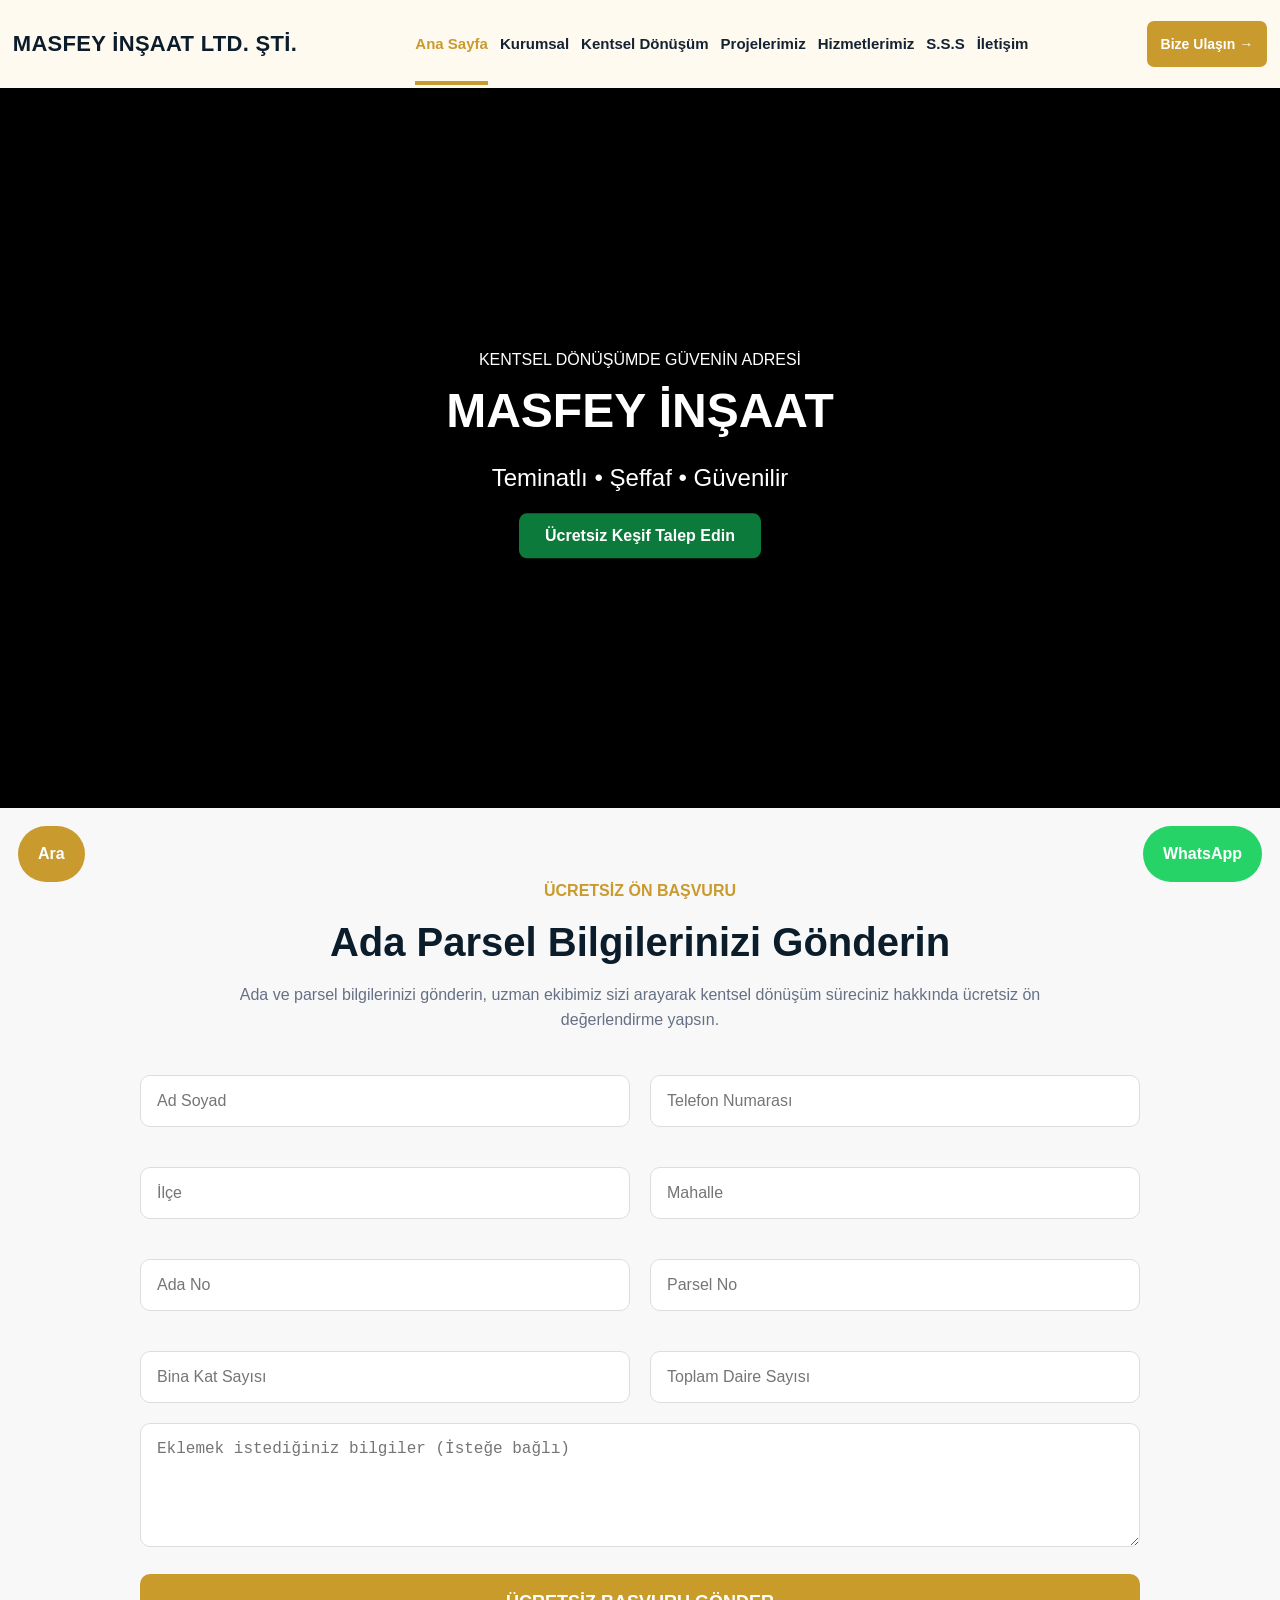
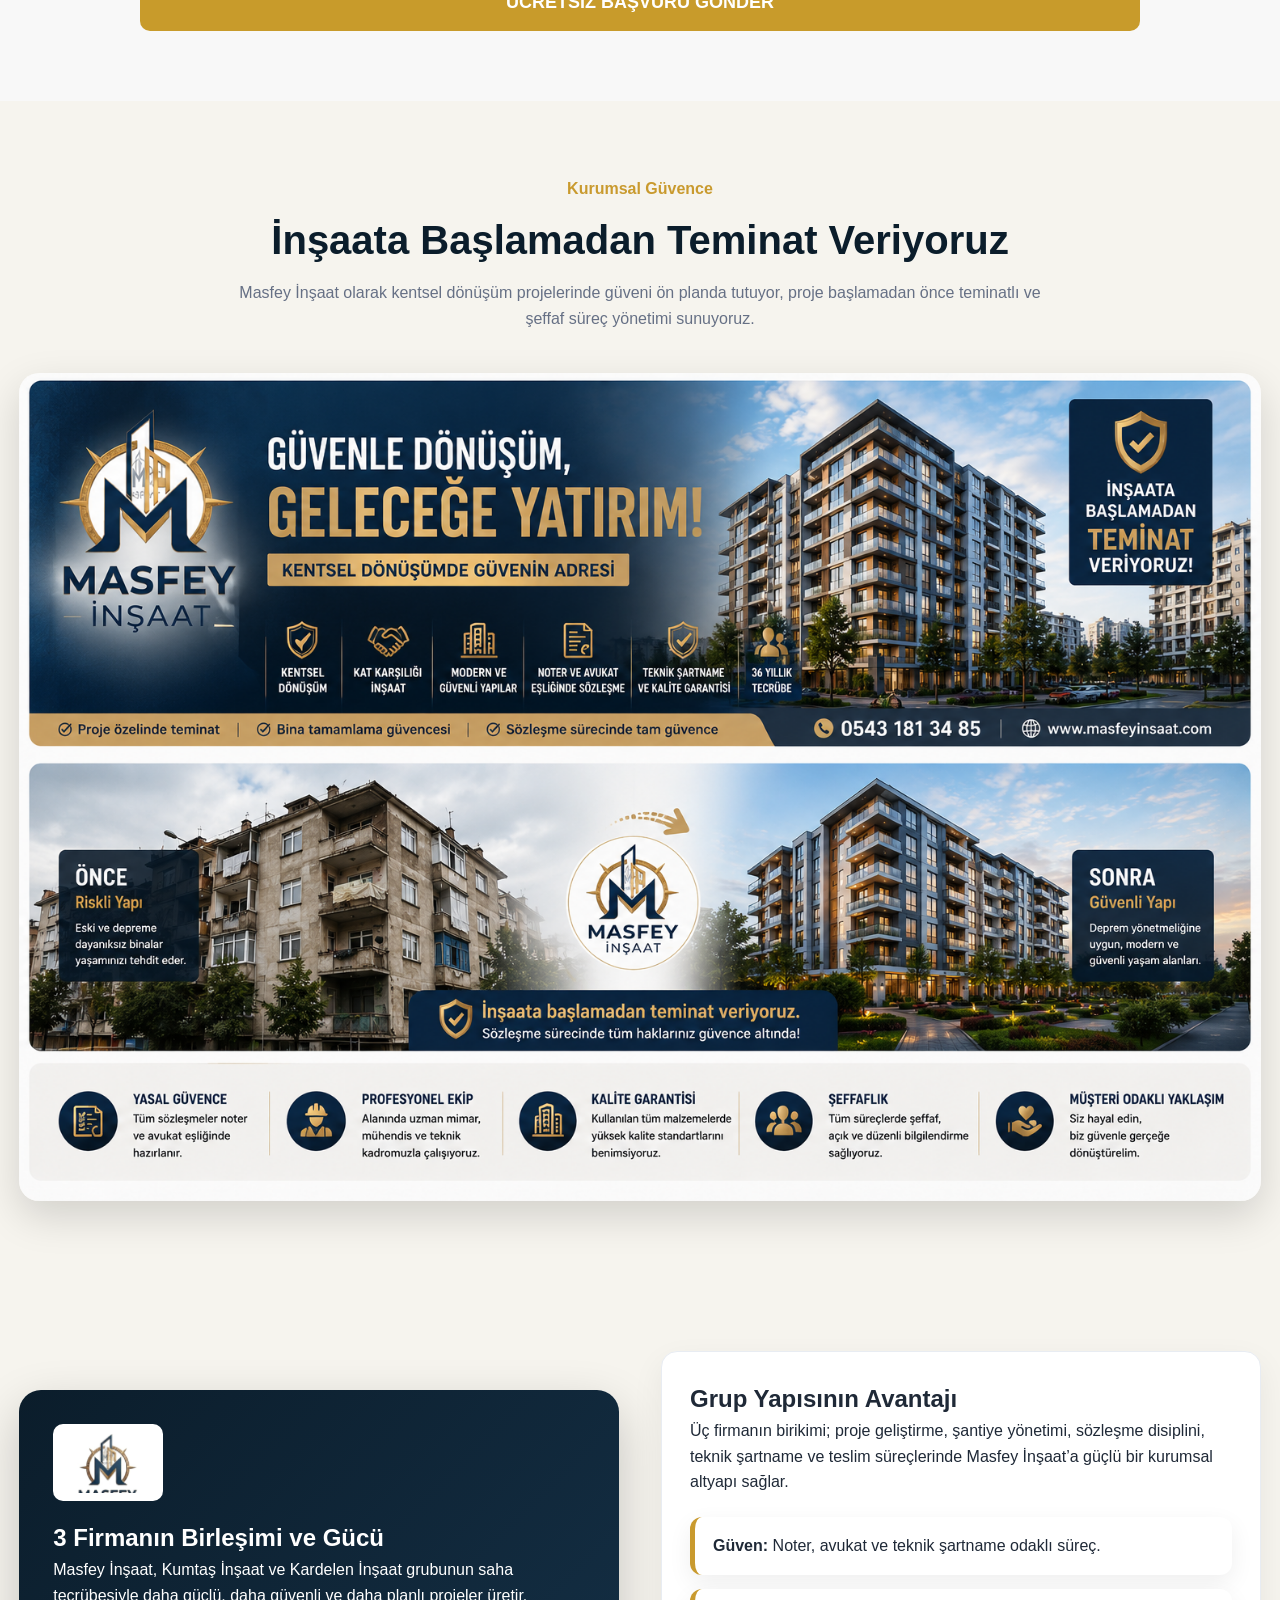
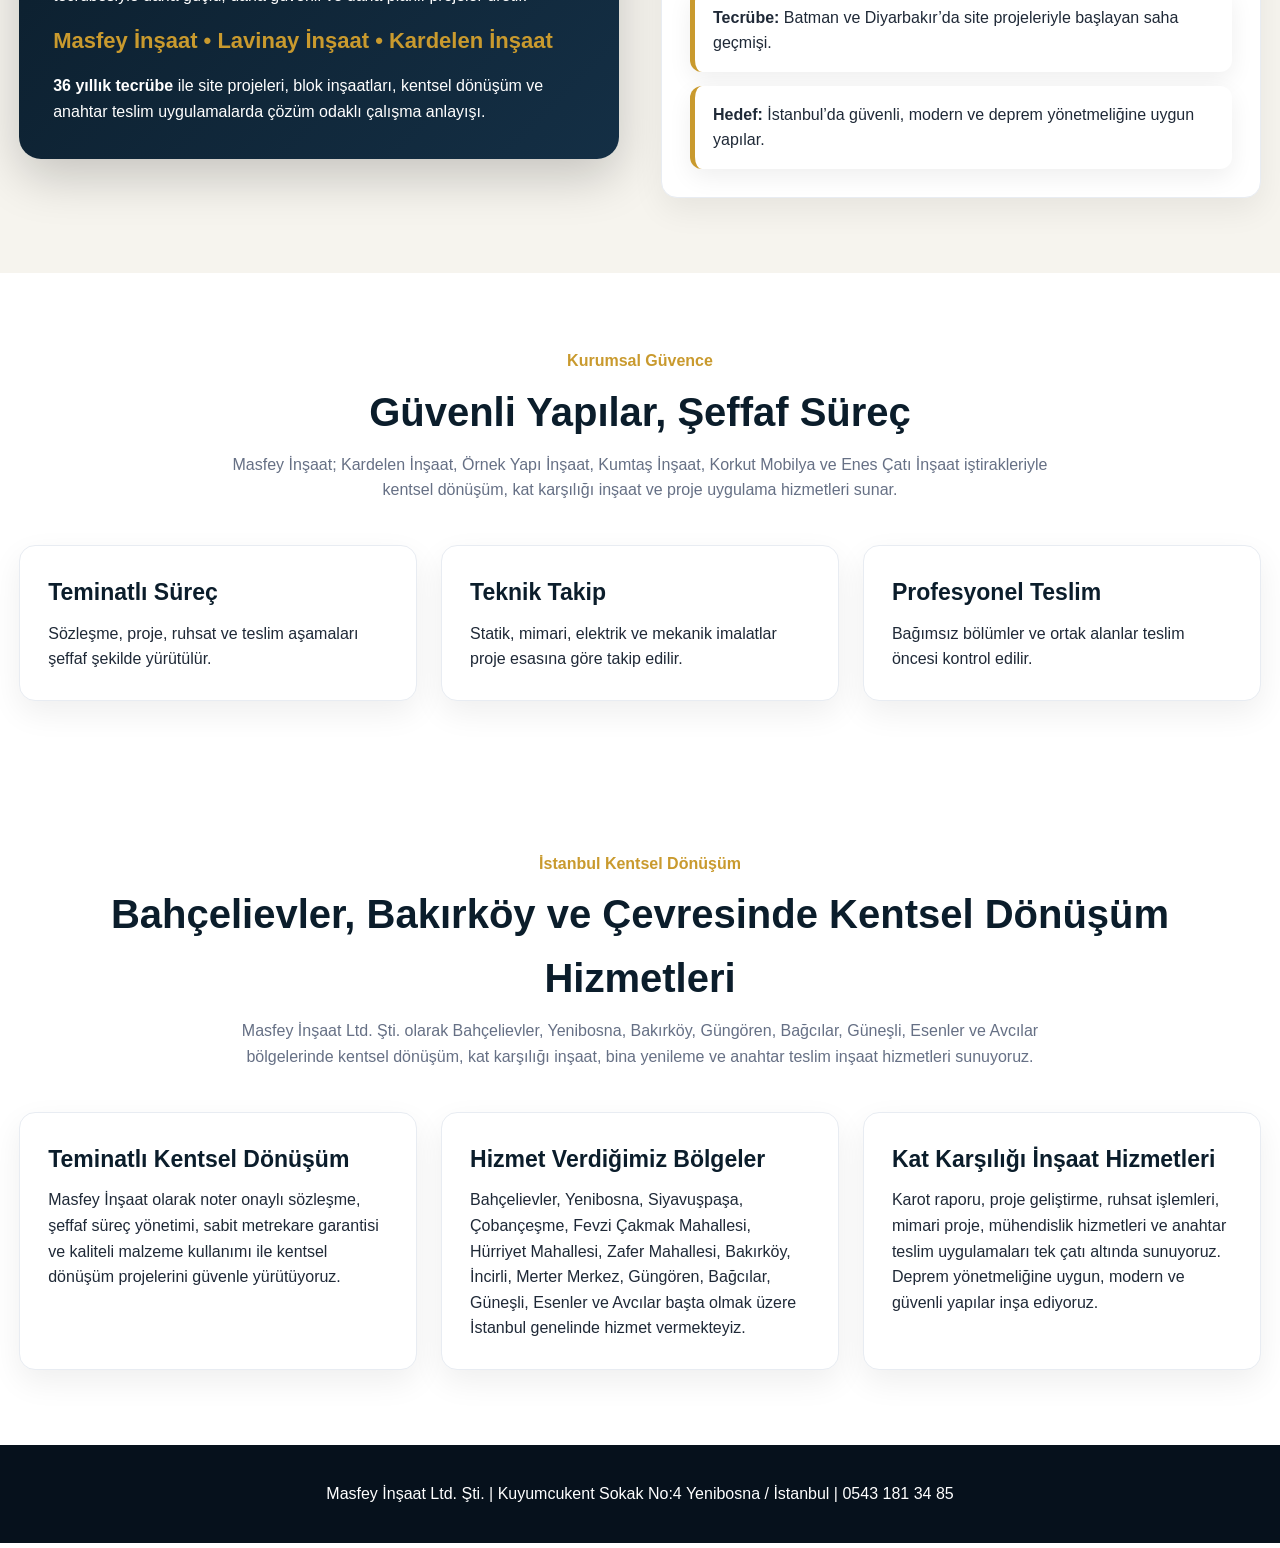
<file: index.html>
<!doctype html>
<html lang="tr">
<head>
  <meta charset="utf-8">
  <meta name="viewport" content="width=device-width, initial-scale=1">

  <title>Bahçelievler, Bakırköy ve Çevresinde Kentsel Dönüşüm Hizmetleri Masfey İnşaat | İstanbul Kentsel Dönüşüm ve İnşaat Firması</title>
  <meta name="description" content="Masfey İnşaat Ltd. Şti. İstanbul'da kentsel dönüşüm, kat karşılığı inşaat, müteahhitlik, proje geliştirme ve anahtar teslim inşaat hizmetleri sunmaktadır.">

  <link rel="canonical" href="https://www.masfeyinsaat.com/">
  <meta name="robots" content="index, follow">

  <meta property="og:title" content="Masfey İnşaat | İstanbul Kentsel Dönüşüm ve İnşaat Firması">
  <meta property="og:description" content="İstanbul'da kentsel dönüşüm, kat karşılığı inşaat ve anahtar teslim proje hizmetleri.">
  <meta property="og:url" content="https://www.masfeyinsaat.com/">
  <meta property="og:type" content="website">

  <link rel="stylesheet" href="style.css">
</head>

<body>
<header class="header">
  <div class="container nav">
    <div class="header-left">
      <a class="company-title-menu" href="index.html">MASFEY İNŞAAT LTD. ŞTİ.</a>
    </div>

    <button class="menu-toggle" type="button" aria-label="Menüyü aç/kapat">☰</button>

    <nav class="menu">
      <a class="active" href="index.html">Ana Sayfa</a>
      <a href="kurumsal.html">Kurumsal</a>
      <a href="kentsel-donusum.html">Kentsel Dönüşüm</a>
      <a href="projeler.html">Projelerimiz</a>
      <a href="hizmetler.html">Hizmetlerimiz</a>
      <a href="sss.html">S.S.S</a>
      <a href="iletisim.html">İletişim</a>
    </nav>

    <a class="topbtn" href="iletisim.html">Bize Ulaşın →</a>
  </div>
</header>

<section class="hero-video">
  <video autoplay muted loop playsinline>
    <source src="videoreklam-tanitim.mp4" type="video/mp4">
  </video>

  <div class="hero-video-yazi">
    <span class="ust-baslik">KENTSEL DÖNÜŞÜMDE GÜVENİN ADRESİ</span>
    <h1>MASFEY İNŞAAT</h1>
    <p>Teminatlı • Şeffaf • Güvenilir</p>
    <a href="tel:05431813485">Ücretsiz Keşif Talep Edin</a>
  </div>
</section>

<section class="section application-section">
    <div class="container">
        <div class="title">
            <span>ÜCRETSİZ ÖN BAŞVURU</span>
            <h2>Ada Parsel Bilgilerinizi Gönderin</h2>
            <p>
                Ada ve parsel bilgilerinizi gönderin, uzman ekibimiz sizi arayarak
                kentsel dönüşüm süreciniz hakkında ücretsiz ön değerlendirme yapsın.
            </p>
        </div>

        <!-- ID ekledik ki JavaScript ile bu formu yakalayabilelim -->
        <form class="application-form" id="whatsappForm">
            <div class="form-grid">
                <input type="text" id="ad_soyad" placeholder="Ad Soyad" required>
                <input type="tel" id="telefon" placeholder="Telefon Numarası" required>
                <input type="text" id="ilce" placeholder="İlçe" required>
                <input type="text" id="mahalle" placeholder="Mahalle" required>
                <input type="text" id="ada_no" placeholder="Ada No" required>
                <input type="text" id="parsel_no" placeholder="Parsel No" required>
                <input type="number" id="kat_sayisi" placeholder="Bina Kat Sayısı">
                <input type="number" id="daire_sayisi" placeholder="Toplam Daire Sayısı">
            </div>
            <textarea id="mesaj" rows="5" placeholder="Eklemek istediğiniz bilgiler (İsteğe bağlı)"></textarea>
            <button type="submit">ÜCRETSİZ BAŞVURU GÖNDER</button>
        </form>
    </div>
</section>

<section class="section gray">
  <div class="container">
    <div class="title">
      <span>Kurumsal Güvence</span>
      <h2>İnşaata Başlamadan Teminat Veriyoruz</h2>
      <p>
        Masfey İnşaat olarak kentsel dönüşüm projelerinde güveni ön planda tutuyor,
        proje başlamadan önce teminatlı ve şeffaf süreç yönetimi sunuyoruz.
      </p>
    </div>
    <img src="ana-sayfa-teminat.png" alt="Masfey İnşaat Teminatlı Kentsel Dönüşüm" style="width:100%; border-radius:20px; box-shadow:0 15px 40px rgba(0,0,0,.15);">
  </div>
</section>

<section class="section gray">
  <div class="container split">
    <div class="group-power">
      <img class="section-logo" src="logo.png" alt="Masfey İnşaat logo">
      <h2>3 Firmanın Birleşimi ve Gücü</h2>
      <p>Masfey İnşaat, Kumtaş İnşaat ve Kardelen İnşaat grubunun saha tecrübesiyle daha güçlü, daha güvenli ve daha planlı projeler üretir.</p>
      <div class="companies">Masfey İnşaat • Lavinay İnşaat • Kardelen İnşaat</div>
      <p><strong>36 yıllık tecrübe</strong> ile site projeleri, blok inşaatları, kentsel dönüşüm ve anahtar teslim uygulamalarda çözüm odaklı çalışma anlayışı.</p>
    </div>

    <div class="card">
      <h2>Grup Yapısının Avantajı</h2>
      <p>Üç firmanın birikimi; proje geliştirme, şantiye yönetimi, sözleşme disiplini, teknik şartname ve teslim süreçlerinde Masfey İnşaat’a güçlü bir kurumsal altyapı sağlar.</p>
      <div class="info-list">
        <div><strong>Güven:</strong> Noter, avukat ve teknik şartname odaklı süreç.</div>
        <div><strong>Tecrübe:</strong> Batman ve Diyarbakır’da site projeleriyle başlayan saha geçmişi.</div>
        <div><strong>Hedef:</strong> İstanbul’da güvenli, modern ve deprem yönetmeliğine uygun yapılar.</div>
      </div>
    </div>
  </div>
</section>

<section class="section">
  <div class="container">
    <div class="title">
      <span>Kurumsal Güvence</span>
      <h2>Güvenli Yapılar, Şeffaf Süreç</h2>
      <p>Masfey İnşaat; Kardelen İnşaat, Örnek Yapı İnşaat, Kumtaş İnşaat, Korkut Mobilya ve Enes Çatı İnşaat iştirakleriyle kentsel dönüşüm, kat karşılığı inşaat ve proje uygulama hizmetleri sunar.</p>
    </div>

    <div class="grid g3">
      <div class="card">
        <h3>Teminatlı Süreç</h3>
        <p>Sözleşme, proje, ruhsat ve teslim aşamaları şeffaf şekilde yürütülür.</p>
      </div>

      <div class="card">
        <h3>Teknik Takip</h3>
        <p>Statik, mimari, elektrik ve mekanik imalatlar proje esasına göre takip edilir.</p>
      </div>

      <div class="card">
        <h3>Profesyonel Teslim</h3>
        <p>Bağımsız bölümler ve ortak alanlar teslim öncesi kontrol edilir.</p>
      </div>
    </div>
  </div>
</section>

<section class="section">
  <div class="container">
    <div class="title">
      <span>İstanbul Kentsel Dönüşüm</span>
      <h2>Bahçelievler, Bakırköy ve Çevresinde Kentsel Dönüşüm Hizmetleri</h2>
      <p>
        Masfey İnşaat Ltd. Şti. olarak Bahçelievler, Yenibosna, Bakırköy,
        Güngören, Bağcılar, Güneşli, Esenler ve Avcılar bölgelerinde
        kentsel dönüşüm, kat karşılığı inşaat, bina yenileme ve
        anahtar teslim inşaat hizmetleri sunuyoruz.
      </p>
    </div>

    <div class="grid g3">
      <div class="card">
        <h3>Teminatlı Kentsel Dönüşüm</h3>
        <p>
          Masfey İnşaat olarak noter onaylı sözleşme, şeffaf süreç yönetimi,
          sabit metrekare garantisi ve kaliteli malzeme kullanımı ile
          kentsel dönüşüm projelerini güvenle yürütüyoruz.
        </p>
      </div>

      <div class="card">
        <h3>Hizmet Verdiğimiz Bölgeler</h3>
        <p>
          Bahçelievler, Yenibosna, Siyavuşpaşa, Çobançeşme,
          Fevzi Çakmak Mahallesi, Hürriyet Mahallesi,
          Zafer Mahallesi, Bakırköy, İncirli,
          Merter Merkez, Güngören, Bağcılar,
          Güneşli, Esenler ve Avcılar başta olmak üzere
          İstanbul genelinde hizmet vermekteyiz.
        </p>
      </div>

      <div class="card">
        <h3>Kat Karşılığı İnşaat Hizmetleri</h3>
        <p>
          Karot raporu, proje geliştirme, ruhsat işlemleri,
          mimari proje, mühendislik hizmetleri ve
          anahtar teslim uygulamaları tek çatı altında sunuyoruz.
          Deprem yönetmeliğine uygun, modern ve güvenli yapılar inşa ediyoruz.
        </p>
      </div>
    </div>
  </div>
</section>

<footer class="footer">
  Masfey İnşaat Ltd. Şti. | Kuyumcukent Sokak No:4 Yenibosna / İstanbul | 0543 181 34 85
</footer>

<a class="float-call" href="tel:+905431813485">Ara</a>
<a class="float-wa" href="https://wa.me/905431813485">WhatsApp</a>

<script>
document.addEventListener("DOMContentLoaded", function(){
  // Menü açma/kapatma kodu
  const btn = document.querySelector(".menu-toggle");
  if(btn){
    btn.addEventListener("click", function(){
      document.body.classList.toggle("menu-open");
    });
  }

  // --- WHATSAPP FORM SİHRİ BURADA BAŞLIYOR ---
  const form = document.getElementById("whatsappForm");
  if(form) {
    form.addEventListener("submit", function(e) {
      e.preventDefault(); // Sayfa yenilenmesini engelle

      // Form alanlarındaki değerleri çekiyoruz
      const adSoyad = document.getElementById("ad_soyad").value;
      const telefon = document.getElementById("telefon").value;
      const ilce = document.getElementById("ilce").value;
      const mahalle = document.getElementById("mahalle").value;
      const adaNo = document.getElementById("ada_no").value;
      const parselNo = document.getElementById("parsel_no").value;
      const katSayisi = document.getElementById("kat_sayisi").value || "Belirtilmedi";
      const daireSayisi = document.getElementById("daire_sayisi").value || "Belirtilmedi";
      const mesaj = document.getElementById("mesaj").value || "Yok";

      // Senin numaran (Uluslararası formatta, başında + olmadan)
      const whatsappNumarasi = "905431813485";

      // WhatsApp'a gidecek şık metni hazırlıyoruz (%0A alt satıra geçmek içindir)
      const metin = `*Masfey İnşaat - Yeni Kentsel Dönüşüm Başvurusu*%0A%0A` +
                    `*Ad Soyad:* ${adSoyad}%0A` +
                    `*Telefon:* ${telefon}%0A` +
                    `*İlçe / Mahalle:* ${ilce} / ${mahalle}%0A` +
                    `*Ada / Parsel No:* ${adaNo} / ${parselNo}%0A` +
                    `*Bina Kat Sayısı:* ${katSayisi}%0A` +
                    `*Toplam Daire:* ${daireSayisi}%0A` +
                    `*Ek Notlar:* ${mesaj}`;

      // WhatsApp api linkini oluşturup kullanıcıyı yeni sekmede oraya fırlatıyoruz
      const whatsappURL = `https://api.whatsapp.com/send?phone=${whatsappNumarasi}&text=${metin}`;
      window.open(whatsappURL, '_blank');
    });
  }
});
</script>

<script src="script.js"></script>
</body>
</html>
</file>
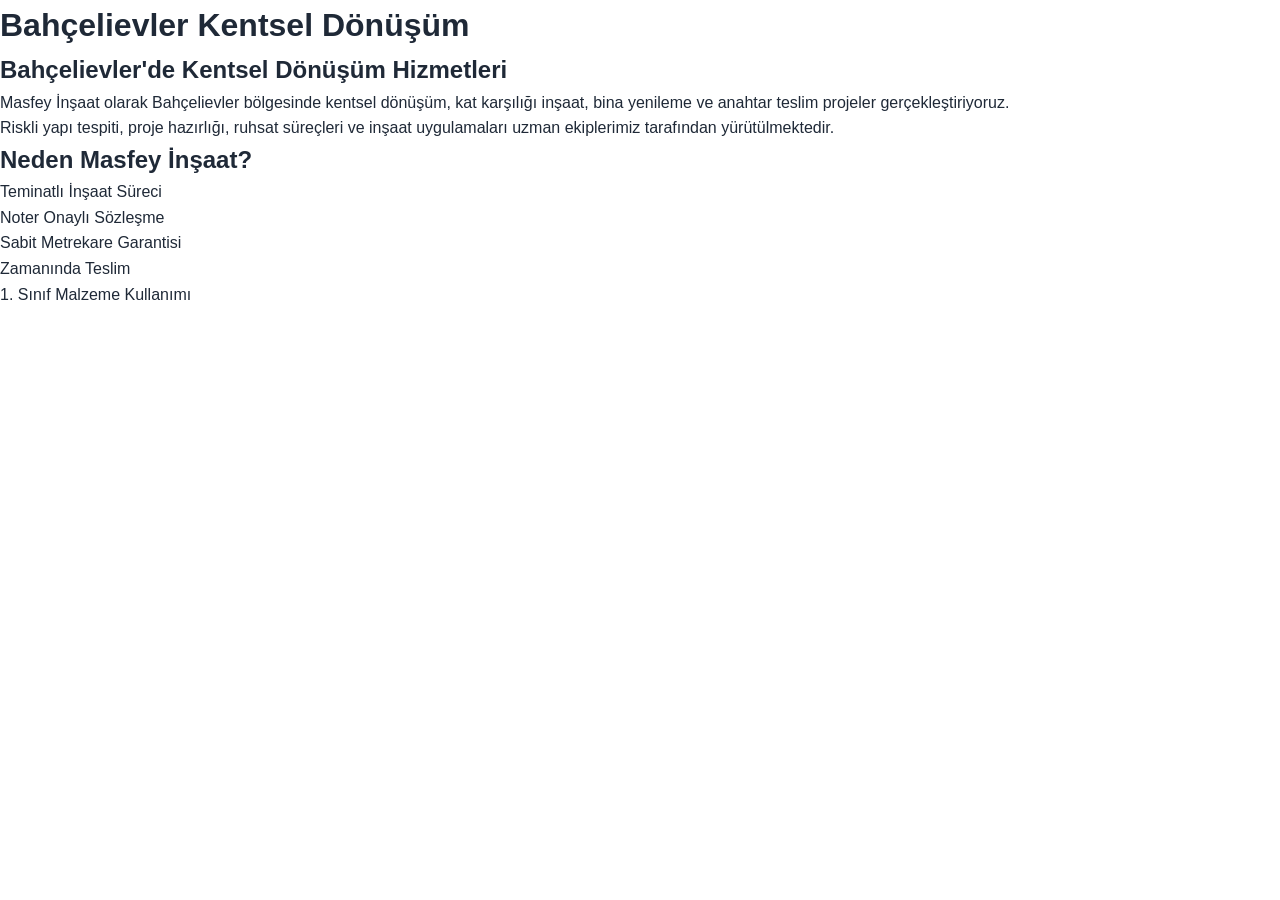
<file: bahcelievler-kentsel-donusum.html>
<!DOCTYPE html>
<html lang="tr">
<head>
<meta charset="UTF-8">
<meta name="viewport" content="width=device-width, initial-scale=1.0">

<title>Bahçelievler Kentsel Dönüşüm | Masfey İnşaat</title>

<meta name="description" content="Bahçelievler kentsel dönüşüm, bina yenileme, kat karşılığı inşaat ve müteahhitlik hizmetleri. Masfey İnşaat Ltd. Şti.">

<link rel="stylesheet" href="style.css">
</head>

<body>

<header>
<h1>Bahçelievler Kentsel Dönüşüm</h1>
</header>

<section>
<h2>Bahçelievler'de Kentsel Dönüşüm Hizmetleri</h2>

<p>
Masfey İnşaat olarak Bahçelievler bölgesinde
kentsel dönüşüm, kat karşılığı inşaat,
bina yenileme ve anahtar teslim projeler
gerçekleştiriyoruz.
</p>

<p>
Riskli yapı tespiti, proje hazırlığı,
ruhsat süreçleri ve inşaat uygulamaları
uzman ekiplerimiz tarafından yürütülmektedir.
</p>

<h2>Neden Masfey İnşaat?</h2>

<ul>
<li>Teminatlı İnşaat Süreci</li>
<li>Noter Onaylı Sözleşme</li>
<li>Sabit Metrekare Garantisi</li>
<li>Zamanında Teslim</li>
<li>1. Sınıf Malzeme Kullanımı</li>
</ul>

</section>

</body>
</html>
</file>
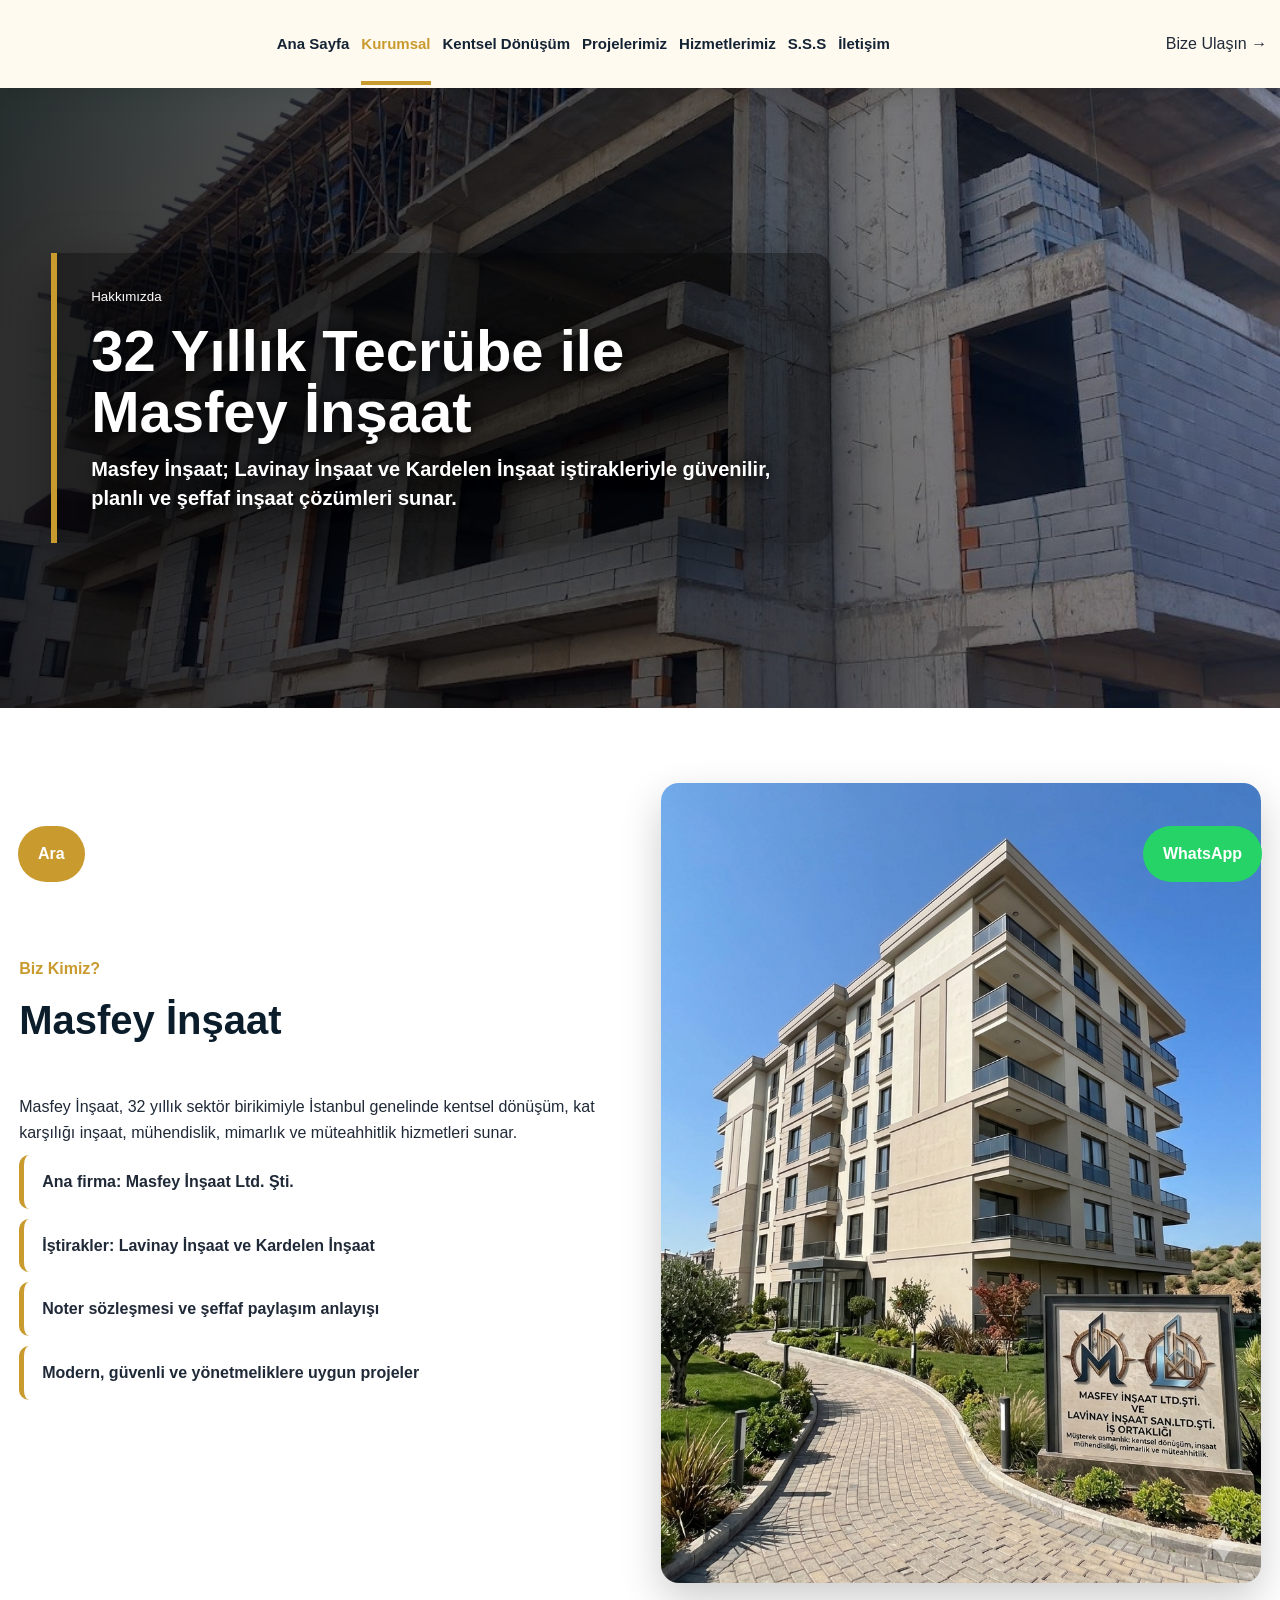
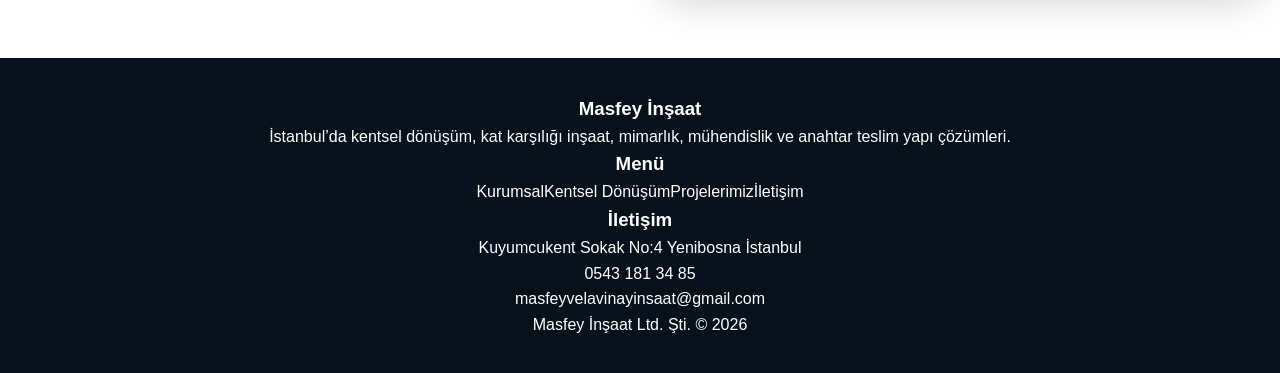
<file: hakkimizda.html>
<!DOCTYPE html><html lang="tr"><head><meta charset="UTF-8"><meta name="viewport" content="width=device-width, initial-scale=1.0">
<title>Hakkımızda | Masfey İnşaat</title><meta name="description" content="Masfey İnşaat hakkımızda 32 yıllık tecrübe."><link rel="stylesheet" href="style.css"></head><body><header class="header"><div class="container nav">
<a class="brand" href="index.html"><img src="logo.jpeg" alt="Masfey İnşaat Logo"><h1>MASFEY İNŞAAT</h1></a>
<nav class="menu"><a href="index.html" class="">Ana Sayfa</a><a href="kurumsal.html" class="active">Kurumsal</a><a href="kentsel-donusum.html" class="">Kentsel Dönüşüm</a><a href="projeler.html" class="">Projelerimiz</a><a href="hizmetler.html" class="">Hizmetlerimiz</a><a href="sss.html" class="">S.S.S</a><a href="iletisim.html" class="">İletişim</a></nav>
<a class="cta" href="iletisim.html">Bize Ulaşın →</a>
</div></header>
<section class="hero" style="background-image:url('insaat-devam.jpg')"><div class="container"><small>Hakkımızda</small><h2>32 Yıllık Tecrübe ile Masfey İnşaat</h2><p>Masfey İnşaat; Lavinay İnşaat ve Kardelen İnşaat iştirakleriyle güvenilir, planlı ve şeffaf inşaat çözümleri sunar.</p></div></section>
<section class="section"><div class="container split"><div><div class="title" style="text-align:left"><span>Biz Kimiz?</span><h2>Masfey İnşaat</h2></div><p>Masfey İnşaat, 32 yıllık sektör birikimiyle İstanbul genelinde kentsel dönüşüm, kat karşılığı inşaat, mühendislik, mimarlık ve müteahhitlik hizmetleri sunar.</p><div class="check">Ana firma: Masfey İnşaat Ltd. Şti.</div><div class="check">İştirakler: Lavinay İnşaat ve Kardelen İnşaat</div><div class="check">Noter sözleşmesi ve şeffaf paylaşım anlayışı</div><div class="check">Modern, güvenli ve yönetmeliklere uygun projeler</div></div><div class="photo"><img src="proje-2.png"></div></div></section>
<footer class="footer"><div class="container footgrid">
<div><h3>Masfey İnşaat</h3><p>İstanbul’da kentsel dönüşüm, kat karşılığı inşaat, mimarlık, mühendislik ve anahtar teslim yapı çözümleri.</p></div>
<div><h3>Menü</h3><a href="kurumsal.html">Kurumsal</a><a href="kentsel-donusum.html">Kentsel Dönüşüm</a><a href="projeler.html">Projelerimiz</a><a href="iletisim.html">İletişim</a></div>
<div><h3>İletişim</h3><p>Kuyumcukent Sokak No:4 Yenibosna İstanbul</p><p>0543 181 34 85</p><p>masfeyvelavinayinsaat@gmail.com</p></div>
</div><div class="container copy">Masfey İnşaat Ltd. Şti. © 2026</div></footer>
<a class="float-call" href="tel:+905431813485">Ara</a><a class="float-wa" href="https://wa.me/905431813485" target="_blank">WhatsApp</a><script src="script.js"></script></body></html>
</file>
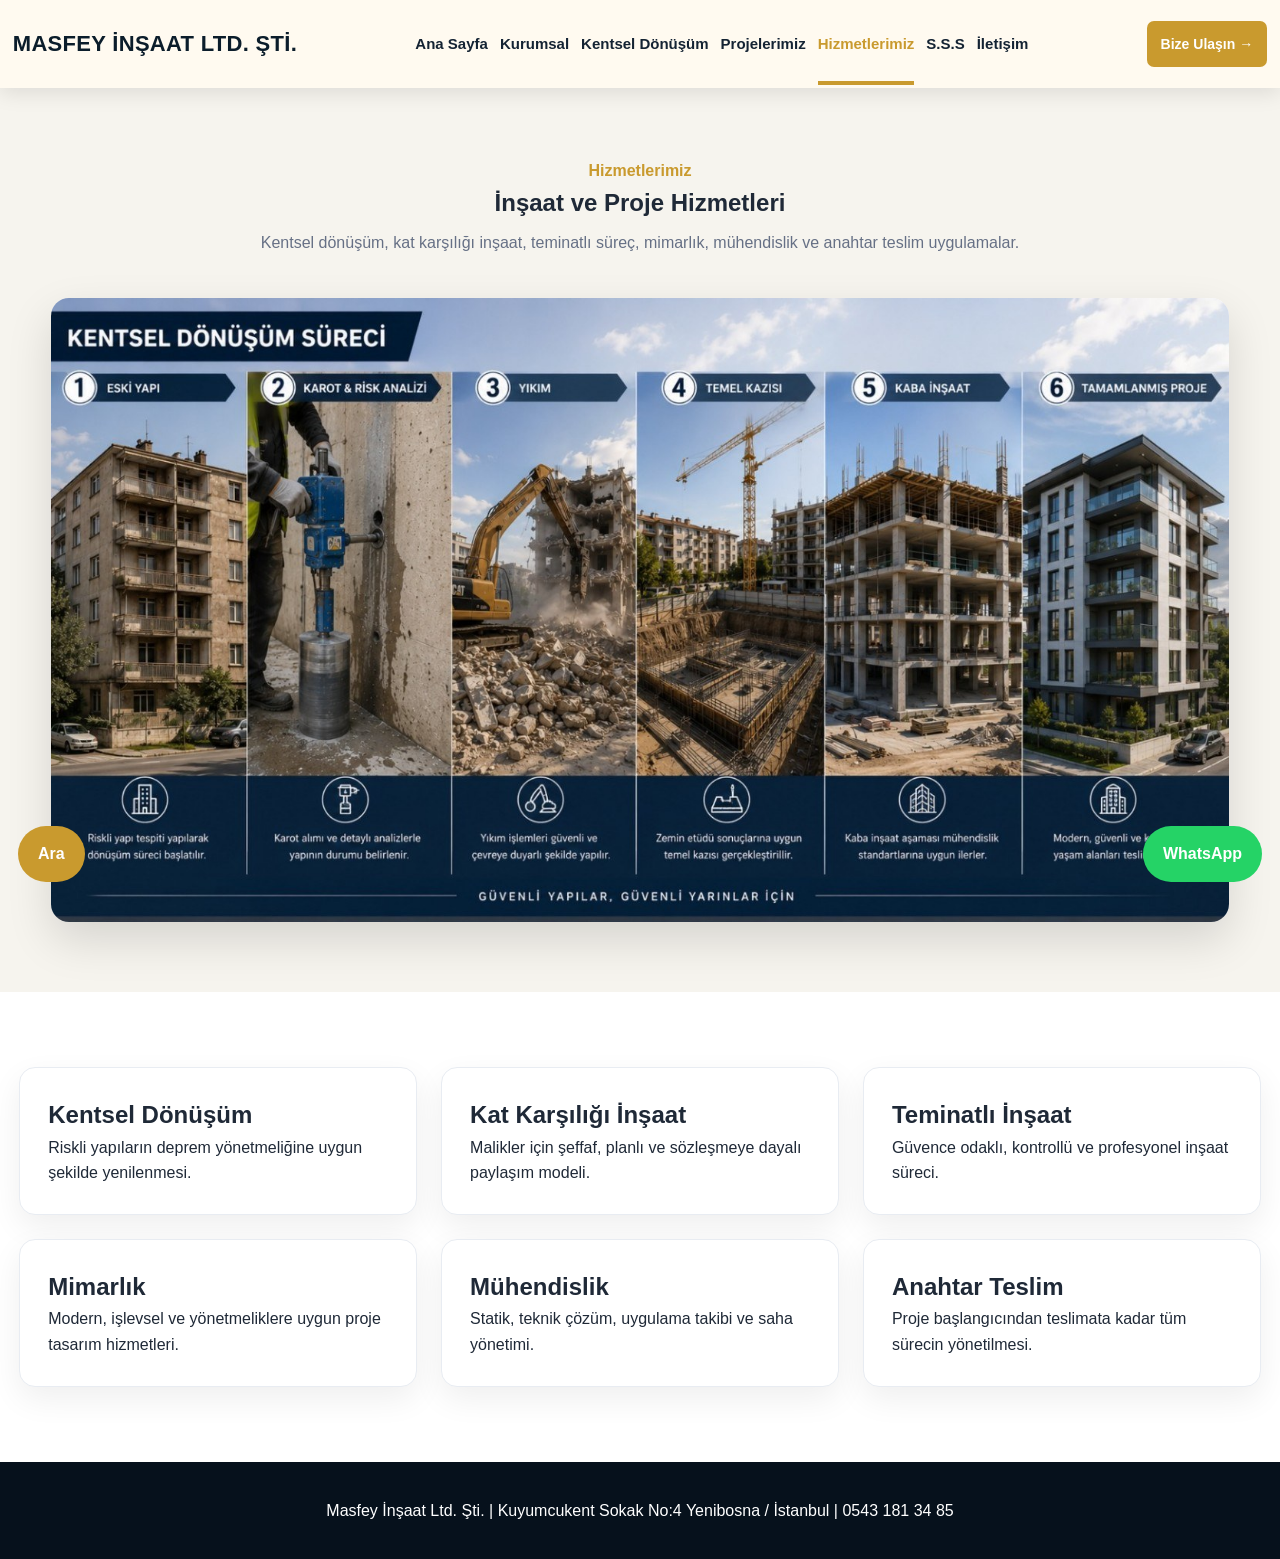
<file: hizmetler.html>
<!doctype html>
<html lang="tr">
<head>
  <meta charset="utf-8">
  <meta name="viewport" content="width=device-width, initial-scale=1">

  <title>Hizmetlerimiz | Kentsel Dönüşüm ve Müteahhitlik Hizmetleri</title>
  <meta name="description" content="Masfey İnşaat; İstanbul'da kentsel dönüşüm, kat karşılığı inşaat, teminatlı inşaat, mimarlık, mühendislik ve anahtar teslim proje hizmetleri sunmaktadır.">

  <link rel="canonical" href="https://www.masfeyinşaat.com/hizmetler.html">
  <meta name="robots" content="index, follow">

  <link rel="stylesheet" href="style.css">
</head>

<body>
<header class="header">
  <div class="container nav">
    <div class="header-left">
      <div class="company-title-menu">MASFEY İNŞAAT LTD. ŞTİ.</div>
    </div>

    <button class="menu-toggle" aria-label="Menüyü Aç/Kapat">☰</button>

    <nav class="menu">
      <a href="index.html">Ana Sayfa</a>
      <a href="kurumsal.html">Kurumsal</a>
      <a href="kentsel-donusum.html">Kentsel Dönüşüm</a>
      <a href="projeler.html">Projelerimiz</a>
      <a class="active" href="hizmetler.html">Hizmetlerimiz</a>
      <a href="sss.html">S.S.S</a>
      <a href="iletisim.html">İletişim</a>
    </nav>

    <a class="topbtn" href="iletisim.html">Bize Ulaşın →</a>
  </div>
</header>

<section class="hizmetler-tek-gorsel">
  <div class="container">
    <div class="title">
      <span>Hizmetlerimiz</span>
      <h1>İnşaat ve Proje Hizmetleri</h1>
      <p>Kentsel dönüşüm, kat karşılığı inşaat, teminatlı süreç, mimarlık, mühendislik ve anahtar teslim uygulamalar.</p>
    </div>

    <div class="single-img">
      <img src="proje-yeni-01.jpg" alt="Masfey İnşaat kentsel dönüşüm süreci">
    </div>
  </div>
</section>

<section class="section">
  <div class="container">
    <div class="grid g3">
      <div class="card">
        <h2>Kentsel Dönüşüm</h2>
        <p>Riskli yapıların deprem yönetmeliğine uygun şekilde yenilenmesi.</p>
      </div>

      <div class="card">
        <h2>Kat Karşılığı İnşaat</h2>
        <p>Malikler için şeffaf, planlı ve sözleşmeye dayalı paylaşım modeli.</p>
      </div>

      <div class="card">
        <h2>Teminatlı İnşaat</h2>
        <p>Güvence odaklı, kontrollü ve profesyonel inşaat süreci.</p>
      </div>

      <div class="card">
        <h2>Mimarlık</h2>
        <p>Modern, işlevsel ve yönetmeliklere uygun proje tasarım hizmetleri.</p>
      </div>

      <div class="card">
        <h2>Mühendislik</h2>
        <p>Statik, teknik çözüm, uygulama takibi ve saha yönetimi.</p>
      </div>

      <div class="card">
        <h2>Anahtar Teslim</h2>
        <p>Proje başlangıcından teslimata kadar tüm sürecin yönetilmesi.</p>
      </div>
    </div>
  </div>
</section>

<footer class="footer">
  Masfey İnşaat Ltd. Şti. | Kuyumcukent Sokak No:4 Yenibosna / İstanbul | 0543 181 34 85
</footer>

<a class="float-call" href="tel:+905431813485">Ara</a>
<a class="float-wa" href="https://wa.me/905431813485">WhatsApp</a>

<script src="script.js"></script>
</body>
</html>
</file>
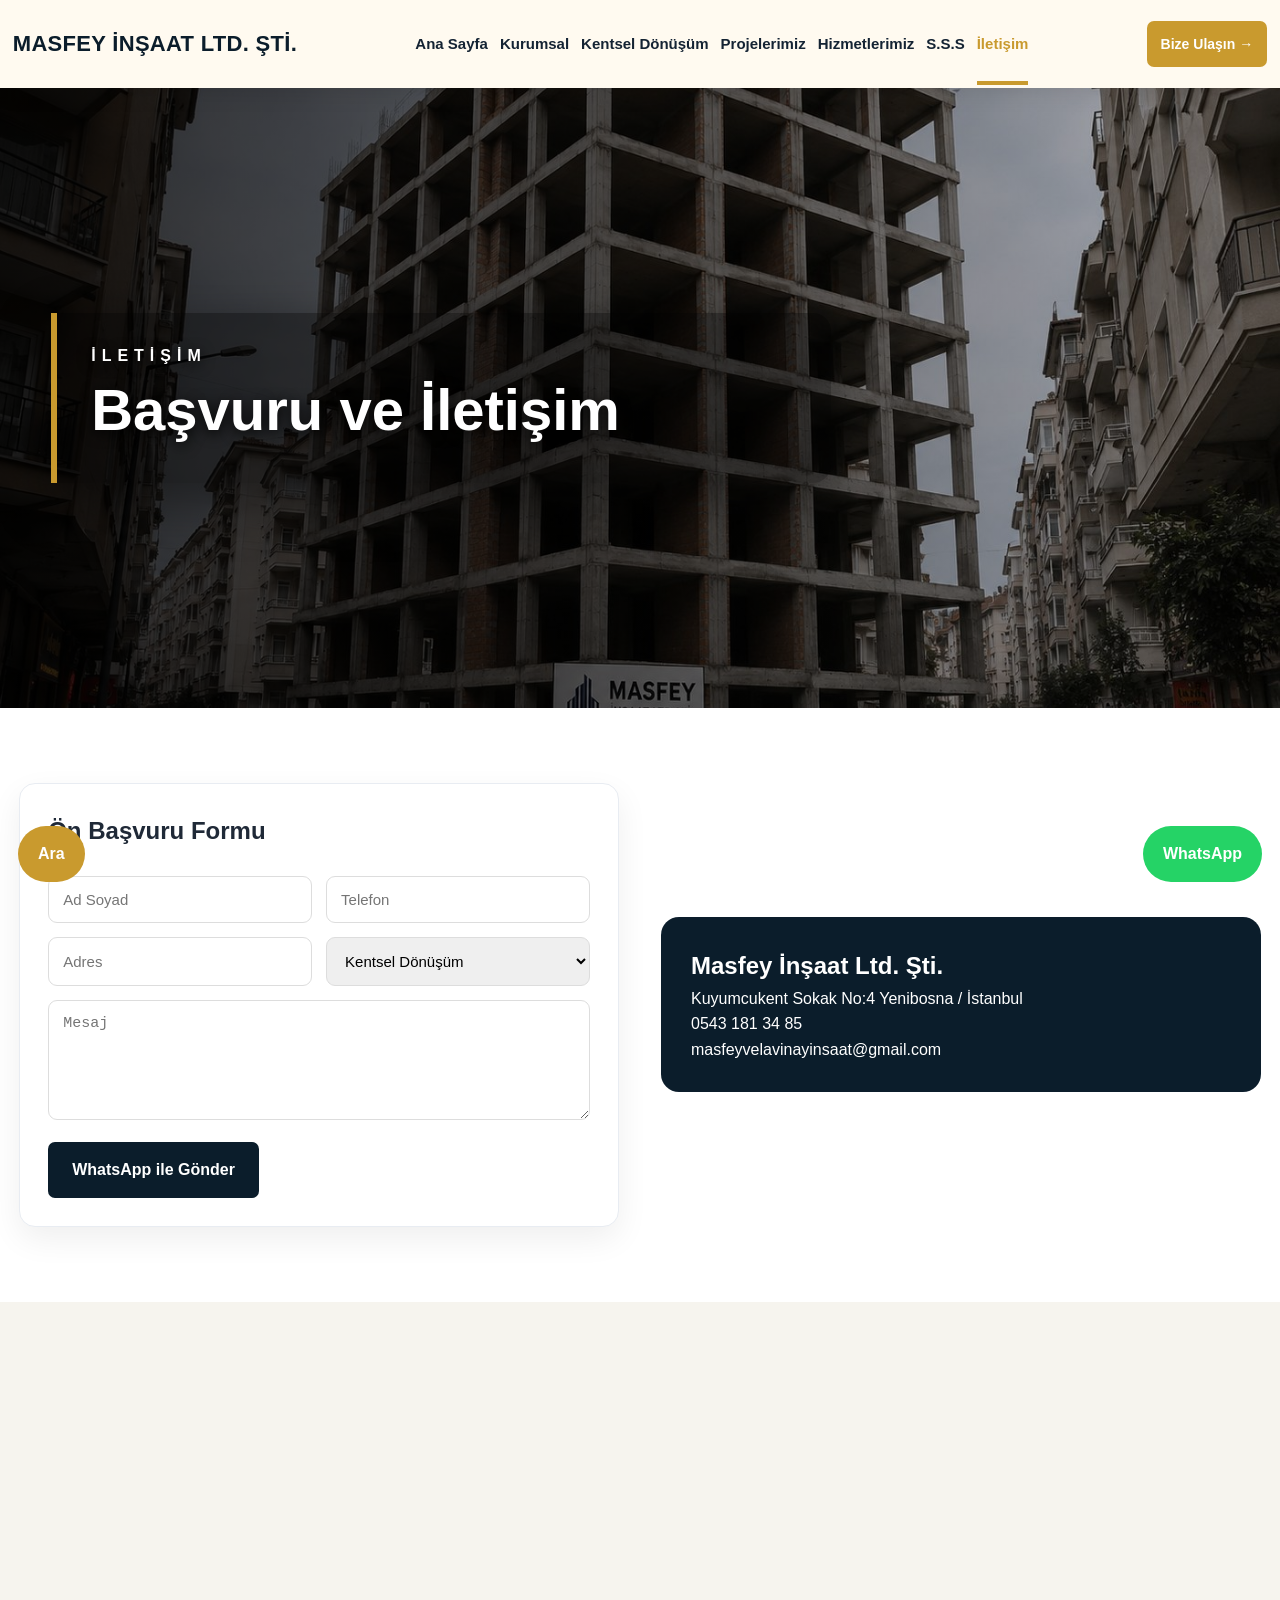
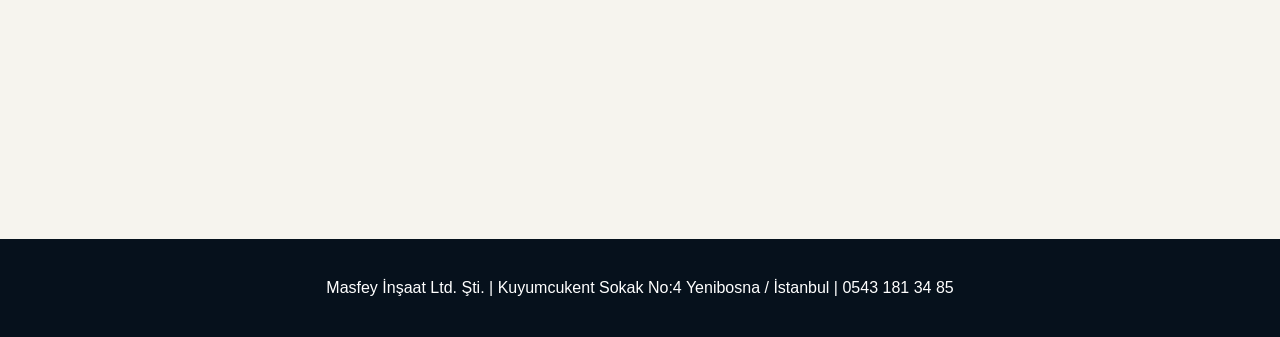
<file: iletisim.html>
<!doctype html><html lang='tr'><head><meta charset='utf-8'><meta name='viewport' content='width=device-width,initial-scale=1'><title>İletişim</title><link rel='stylesheet' href='style.css'></head><body><header class='header'><div class='container nav'><div class='header-left'><a class='brand' href='index.html'><img src='logo.png' alt='Masfey İnşaat'></a><div class='company-title-menu'>MASFEY İNŞAAT LTD. ŞTİ.</div></div><nav class='menu'><a class='' href='index.html'>Ana Sayfa</a><a class='' href='kurumsal.html'>Kurumsal</a><a class='' href='kentsel-donusum.html'>Kentsel Dönüşüm</a><a class='' href='projeler.html'>Projelerimiz</a><a class='' href='hizmetler.html'>Hizmetlerimiz</a><a class='' href='sss.html'>S.S.S</a><a class='active' href='iletisim.html'>İletişim</a></nav><a class='topbtn' href='iletisim.html'>Bize Ulaşın →</a></div></header>
<section class='hero' style="background-image:url('kaba-yuksek.jpg')"><div class='container'><div class='kicker'>İletişim</div><h2>Başvuru ve İletişim</h2></div></section>
<section class='section'><div class='container split'><div class='card'><h2>Ön Başvuru Formu</h2><br><div class='formgrid'><input id='ad' placeholder='Ad Soyad'><input id='tel' placeholder='Telefon'><input id='adres' placeholder='Adres'><select id='konu'><option>Kentsel Dönüşüm</option><option>Kat Karşılığı İnşaat</option><option>Proje Danışmanlığı</option></select><textarea placeholder='Mesaj'></textarea></div><a class='btn dark' onclick='sendWhatsApp()'>WhatsApp ile Gönder</a></div><div class='contactbox'><h2>Masfey İnşaat Ltd. Şti.</h2><p>Kuyumcukent Sokak No:4 Yenibosna / İstanbul</p><p>0543 181 34 85</p><p>masfeyvelavinayinsaat@gmail.com</p></div></div></section><section class='section gray'><div class='container'><iframe class='map' src='https://www.google.com/maps?q=Kuyumcukent%20Sokak%20No%204%20Yenibosna%20Istanbul&output=embed'></iframe></div></section>
<footer class='footer'>Masfey İnşaat Ltd. Şti. | Kuyumcukent Sokak No:4 Yenibosna / İstanbul | 0543 181 34 85</footer><a class='float-call' href='tel:+905431813485'>Ara</a><a class='float-wa' href='https://wa.me/905431813485'>WhatsApp</a><script src='script.js'></script></body></html>
</file>
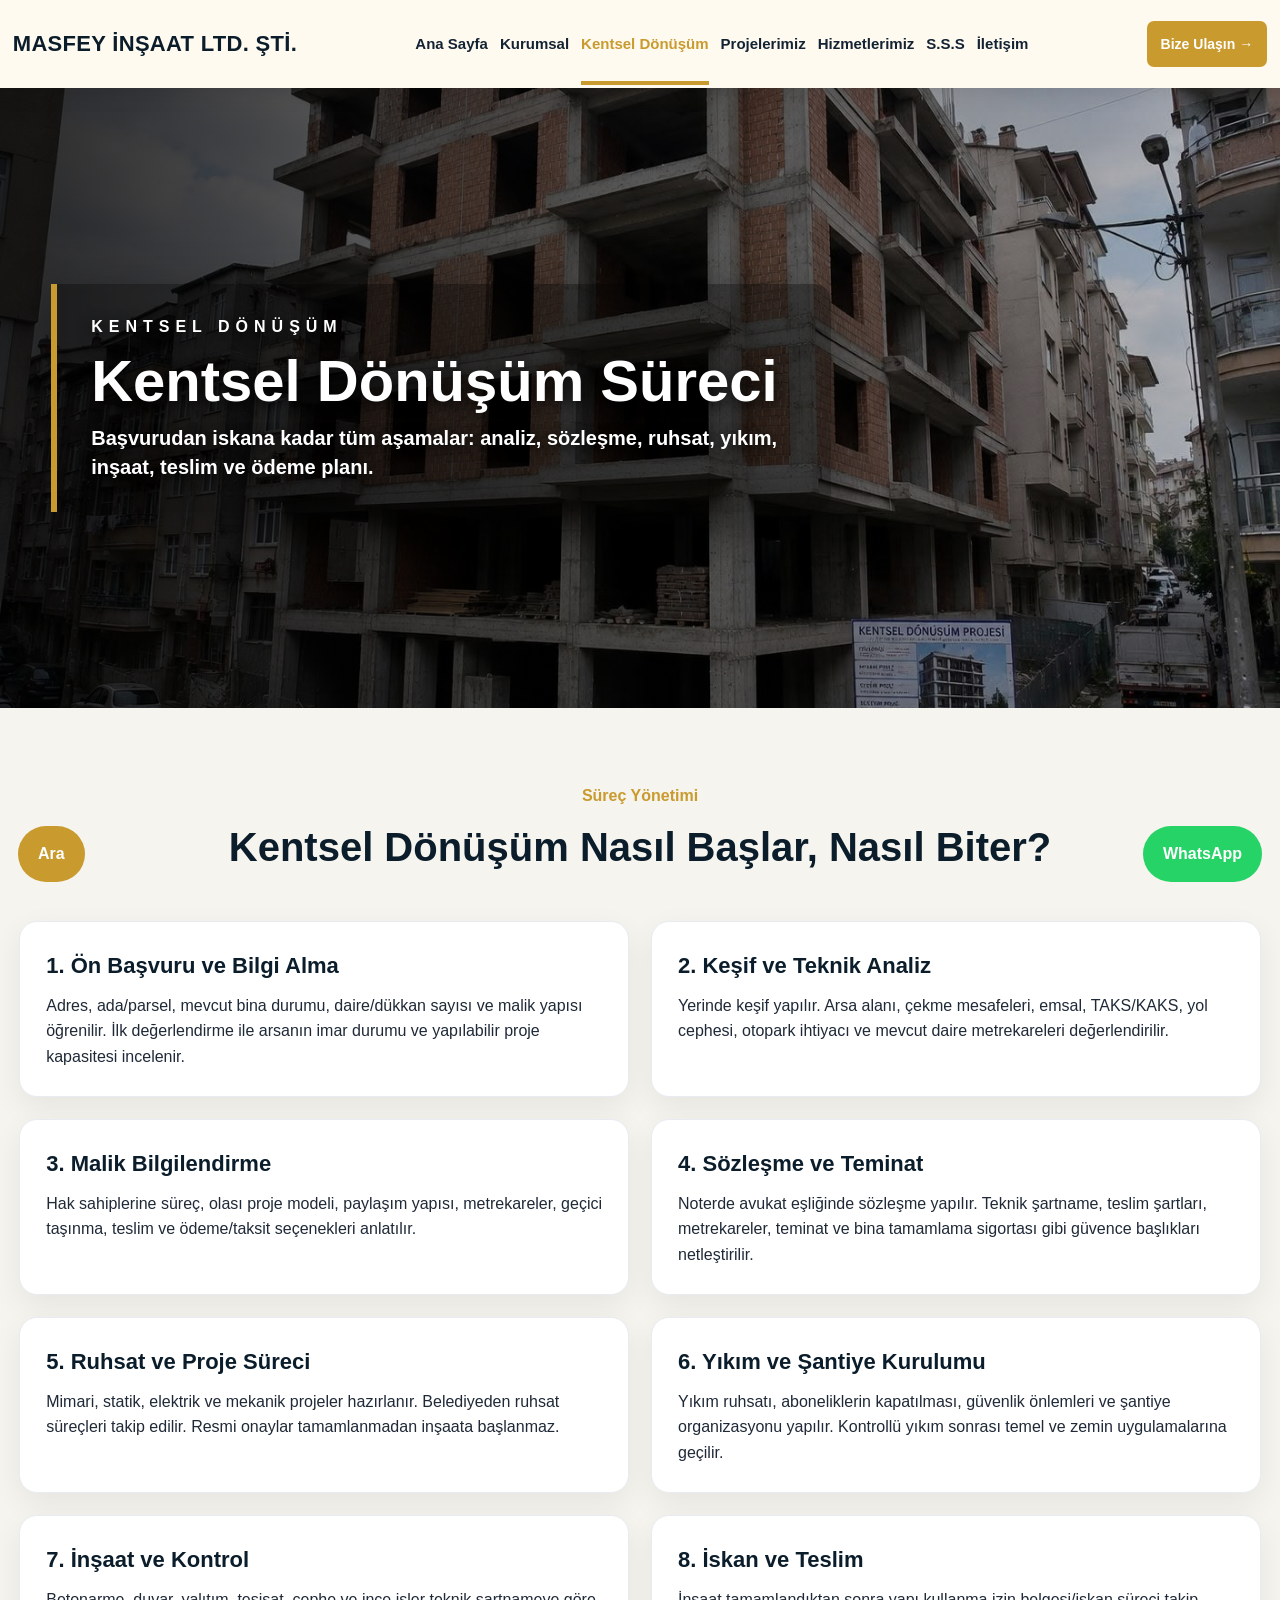
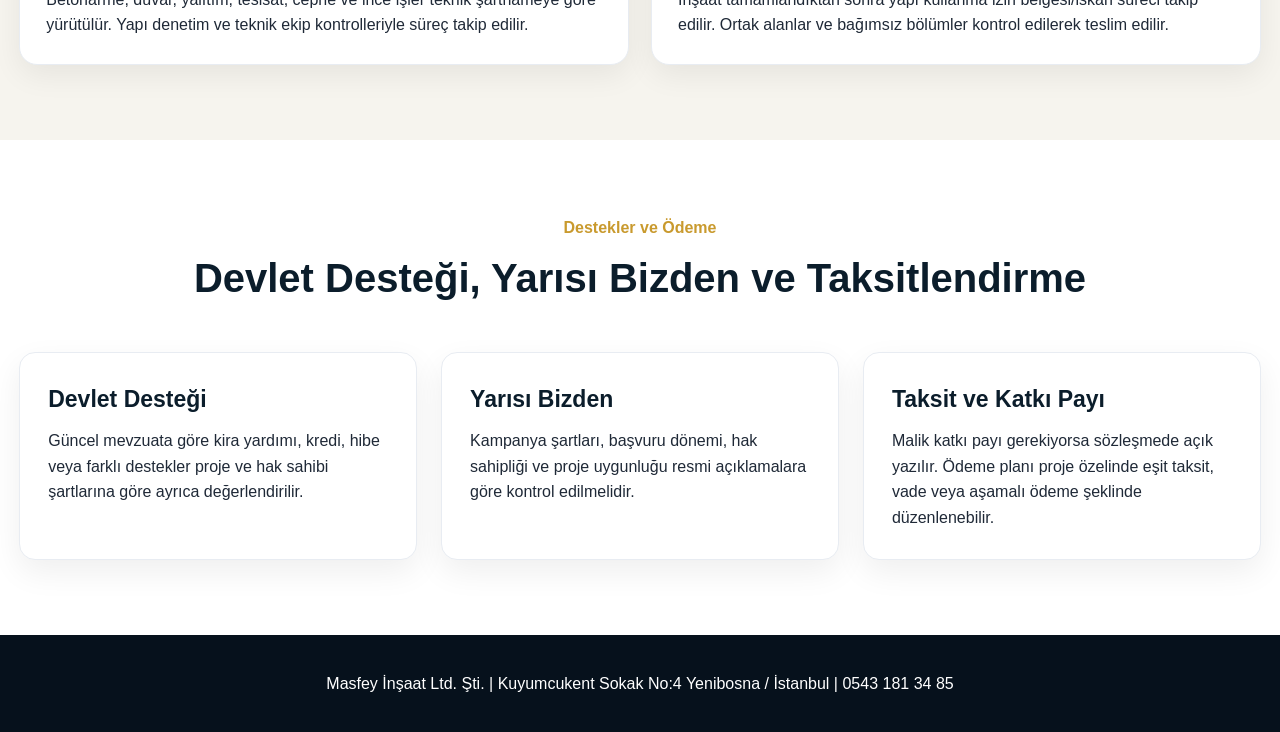
<file: kentsel-donusum.html>
<!doctype html><html lang='tr'><head><meta charset='utf-8'><meta name='viewport' content='width=device-width,initial-scale=1'><title>Kentsel Dönüşüm</title><link rel='stylesheet' href='style.css'></head><body>
<header class='header'><div class='container nav'><div class='header-left'><a class='brand' href='index.html'><img src='logo.png' alt='Masfey İnşaat'></a><div class='company-title-menu'>MASFEY İNŞAAT LTD. ŞTİ.</div></div><nav class='menu'><a class='' href='index.html'>Ana Sayfa</a><a class='' href='kurumsal.html'>Kurumsal</a><a class='active' href='kentsel-donusum.html'>Kentsel Dönüşüm</a><a class='' href='projeler.html'>Projelerimiz</a><a class='' href='hizmetler.html'>Hizmetlerimiz</a><a class='' href='sss.html'>S.S.S</a><a class='' href='iletisim.html'>İletişim</a></nav><a class='topbtn' href='iletisim.html'>Bize Ulaşın →</a></div></header>
<section class='hero' style="background-image:url('kaba-insaat-2.jpg')"><div class='container'><div class='kicker'>Kentsel Dönüşüm</div><h2>Kentsel Dönüşüm Süreci</h2><p>Başvurudan iskana kadar tüm aşamalar: analiz, sözleşme, ruhsat, yıkım, inşaat, teslim ve ödeme planı.</p></div></section>
<section class='section gray'><div class='container'><div class='title'><span>Süreç Yönetimi</span><h2>Kentsel Dönüşüm Nasıl Başlar, Nasıl Biter?</h2></div>
<div class='process-grid'>
<div class='process-card'><h3>1. Ön Başvuru ve Bilgi Alma</h3><p>Adres, ada/parsel, mevcut bina durumu, daire/dükkan sayısı ve malik yapısı öğrenilir. İlk değerlendirme ile arsanın imar durumu ve yapılabilir proje kapasitesi incelenir.</p></div>
<div class='process-card'><h3>2. Keşif ve Teknik Analiz</h3><p>Yerinde keşif yapılır. Arsa alanı, çekme mesafeleri, emsal, TAKS/KAKS, yol cephesi, otopark ihtiyacı ve mevcut daire metrekareleri değerlendirilir.</p></div>
<div class='process-card'><h3>3. Malik Bilgilendirme</h3><p>Hak sahiplerine süreç, olası proje modeli, paylaşım yapısı, metrekareler, geçici taşınma, teslim ve ödeme/taksit seçenekleri anlatılır.</p></div>
<div class='process-card'><h3>4. Sözleşme ve Teminat</h3><p>Noterde avukat eşliğinde sözleşme yapılır. Teknik şartname, teslim şartları, metrekareler, teminat ve bina tamamlama sigortası gibi güvence başlıkları netleştirilir.</p></div>
<div class='process-card'><h3>5. Ruhsat ve Proje Süreci</h3><p>Mimari, statik, elektrik ve mekanik projeler hazırlanır. Belediyeden ruhsat süreçleri takip edilir. Resmi onaylar tamamlanmadan inşaata başlanmaz.</p></div>
<div class='process-card'><h3>6. Yıkım ve Şantiye Kurulumu</h3><p>Yıkım ruhsatı, aboneliklerin kapatılması, güvenlik önlemleri ve şantiye organizasyonu yapılır. Kontrollü yıkım sonrası temel ve zemin uygulamalarına geçilir.</p></div>
<div class='process-card'><h3>7. İnşaat ve Kontrol</h3><p>Betonarme, duvar, yalıtım, tesisat, cephe ve ince işler teknik şartnameye göre yürütülür. Yapı denetim ve teknik ekip kontrolleriyle süreç takip edilir.</p></div>
<div class='process-card'><h3>8. İskan ve Teslim</h3><p>İnşaat tamamlandıktan sonra yapı kullanma izin belgesi/iskan süreci takip edilir. Ortak alanlar ve bağımsız bölümler kontrol edilerek teslim edilir.</p></div>
</div></div></section>
<section class='section'><div class='container'><div class='title'><span>Destekler ve Ödeme</span><h2>Devlet Desteği, Yarısı Bizden ve Taksitlendirme</h2></div>
<div class='grid g3'>
<div class='card'><h3>Devlet Desteği</h3><p>Güncel mevzuata göre kira yardımı, kredi, hibe veya farklı destekler proje ve hak sahibi şartlarına göre ayrıca değerlendirilir.</p></div>
<div class='card'><h3>Yarısı Bizden</h3><p>Kampanya şartları, başvuru dönemi, hak sahipliği ve proje uygunluğu resmi açıklamalara göre kontrol edilmelidir.</p></div>
<div class='card'><h3>Taksit ve Katkı Payı</h3><p>Malik katkı payı gerekiyorsa sözleşmede açık yazılır. Ödeme planı proje özelinde eşit taksit, vade veya aşamalı ödeme şeklinde düzenlenebilir.</p></div>
</div></div></section>
<footer class='footer'>Masfey İnşaat Ltd. Şti. | Kuyumcukent Sokak No:4 Yenibosna / İstanbul | 0543 181 34 85</footer><a class='float-call' href='tel:+905431813485'>Ara</a><a class='float-wa' href='https://wa.me/905431813485'>WhatsApp</a><script src='script.js'></script></body></html>
</file>
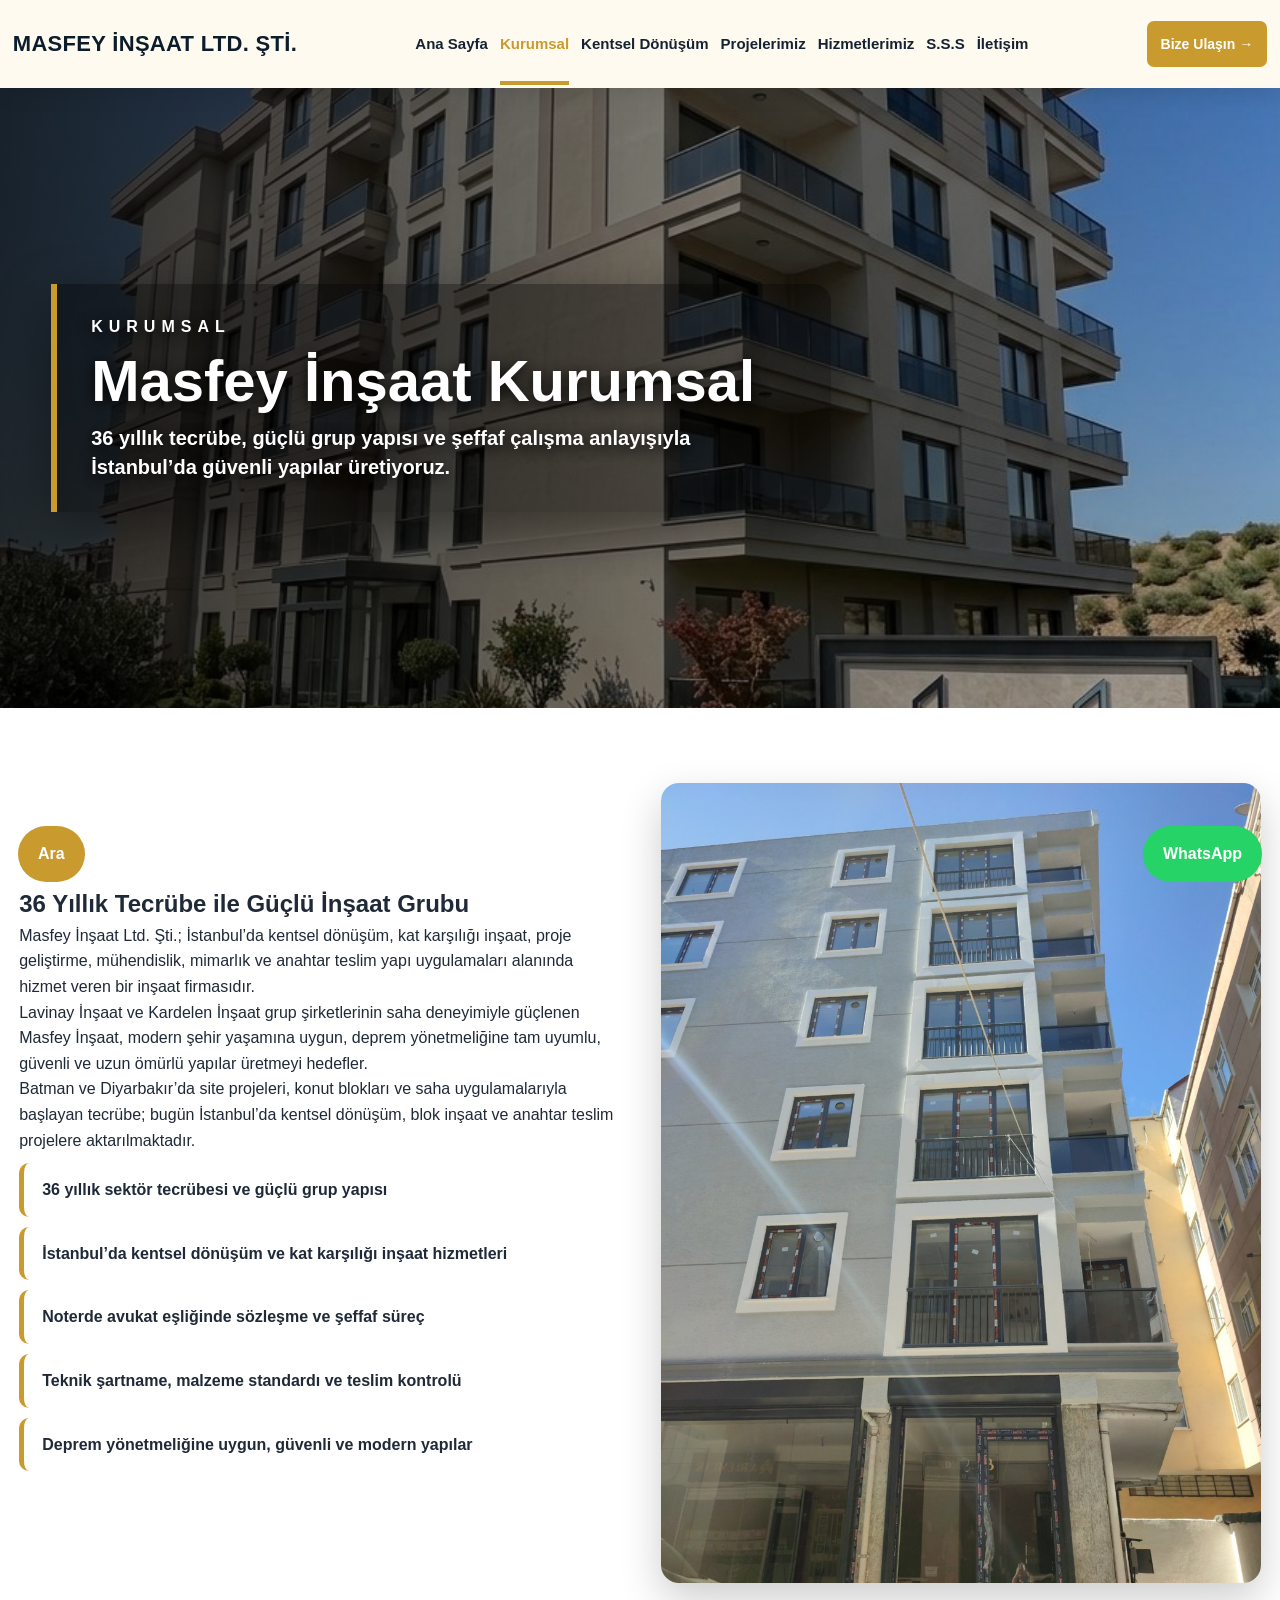
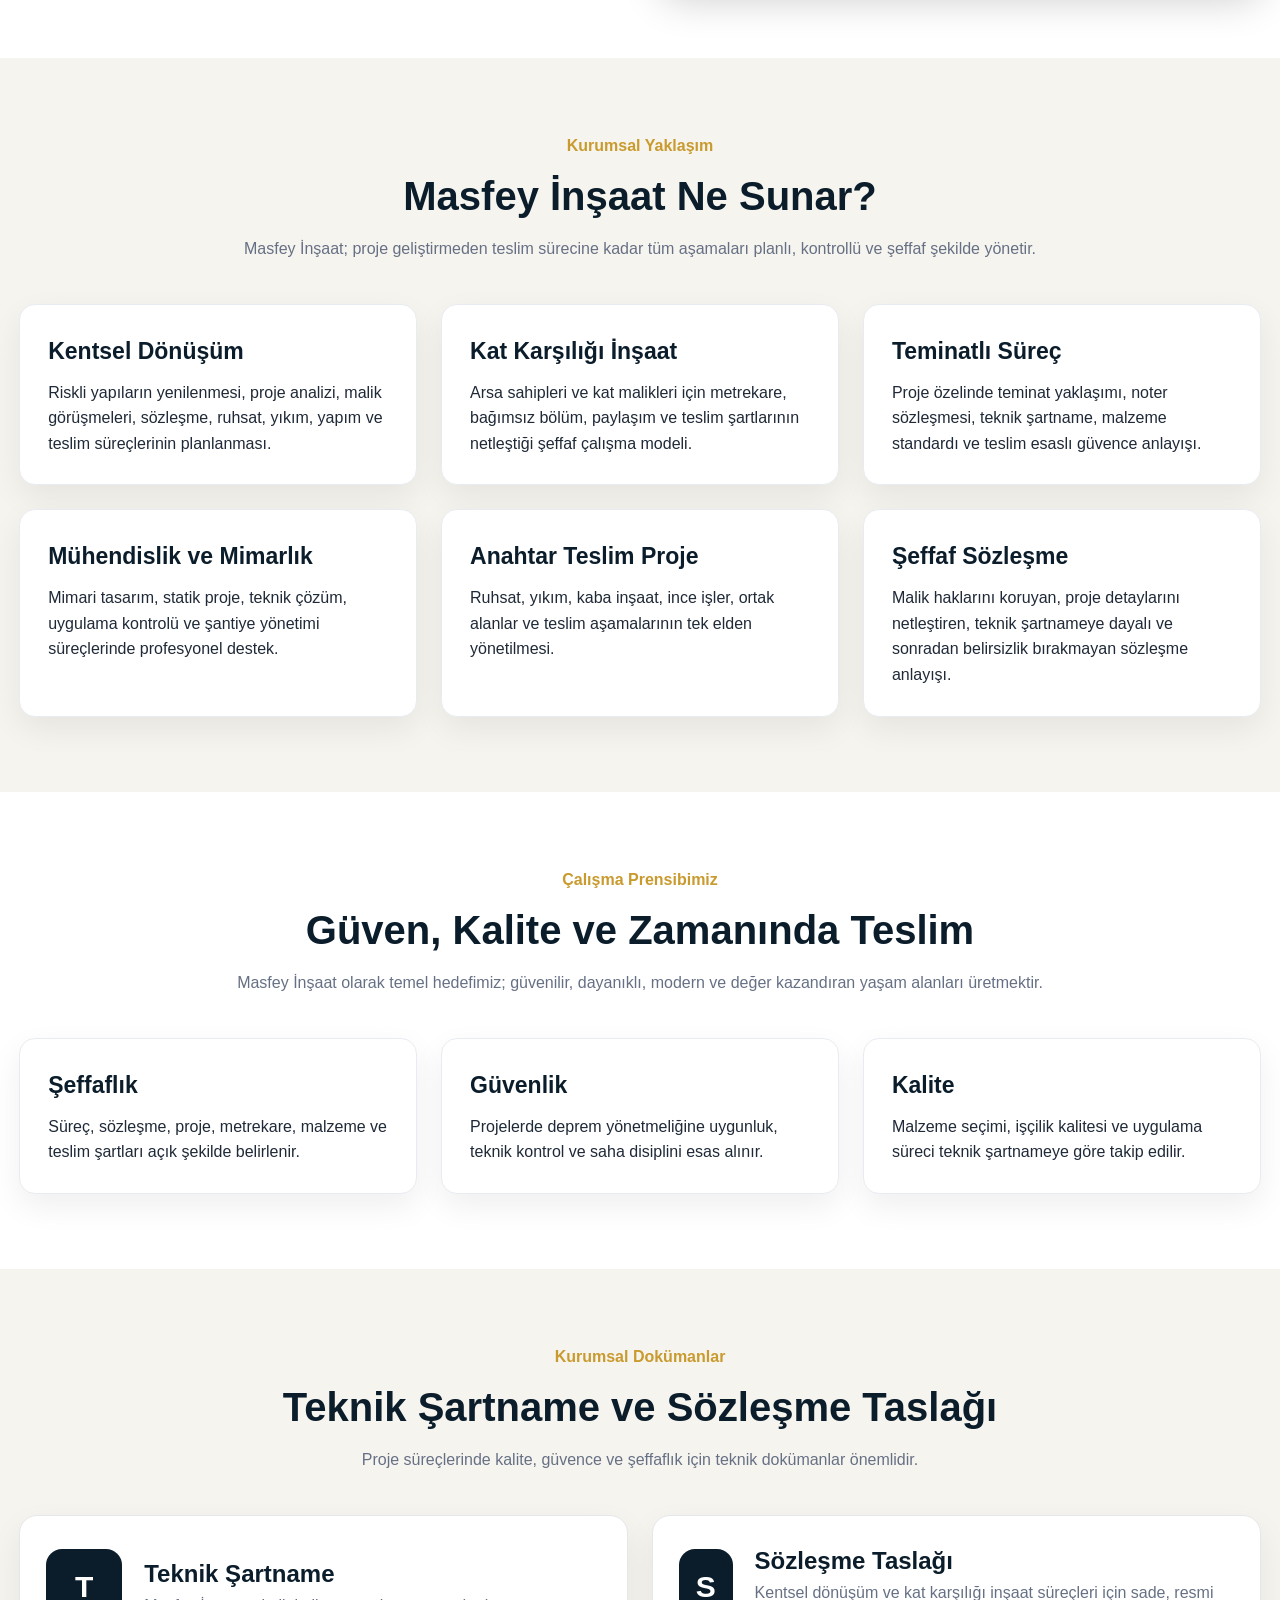
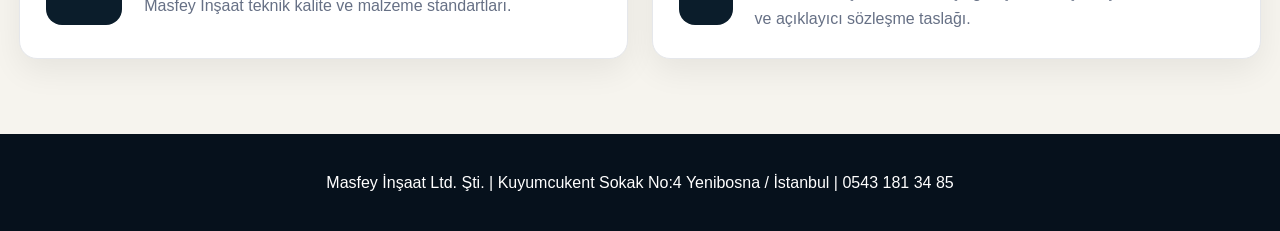
<file: kurumsal.html>
<!doctype html>
<html lang="tr">
<head>
  <meta charset="utf-8">
  <meta name="viewport" content="width=device-width, initial-scale=1">

  <title>Kurumsal | Masfey İnşaat Ltd. Şti.</title>
  <meta name="description" content="Masfey İnşaat Ltd. Şti.; İstanbul'da kentsel dönüşüm, kat karşılığı inşaat, müteahhitlik, mühendislik, mimarlık ve anahtar teslim proje hizmetleri sunan inşaat firmasıdır.">

  <link rel="canonical" href="https://www.masfeyinşaat.com/kurumsal.html">
  <meta name="robots" content="index, follow">

  <meta property="og:title" content="Kurumsal | Masfey İnşaat Ltd. Şti.">
  <meta property="og:description" content="36 yıllık tecrübe, grup şirketleri gücü ve şeffaf sözleşme anlayışıyla kentsel dönüşüm ve inşaat hizmetleri.">
  <meta property="og:url" content="https://www.masfeyinşaat.com/kurumsal.html">
  <meta property="og:type" content="website">

  <link rel="stylesheet" href="style.css">
</head>

<body>
<header class="header">
  <div class="container nav">
    <div class="header-left">
      <a class="company-title-menu" href="index.html">MASFEY İNŞAAT LTD. ŞTİ.</a>
    </div>

    <button class="menu-toggle" type="button" aria-label="Menüyü aç/kapat">☰</button>

    <nav class="menu">
      <a href="index.html">Ana Sayfa</a>
      <a class="active" href="kurumsal.html">Kurumsal</a>
      <a href="kentsel-donusum.html">Kentsel Dönüşüm</a>
      <a href="projeler.html">Projelerimiz</a>
      <a href="hizmetler.html">Hizmetlerimiz</a>
      <a href="sss.html">S.S.S</a>
      <a href="iletisim.html">İletişim</a>
    </nav>

    <a class="topbtn" href="iletisim.html">Bize Ulaşın →</a>
  </div>
</header>

<section class="hero" style="background-image:url('site-giris.jpg')">
  <div class="container">
    <div class="kicker">Kurumsal</div>
    <h1>Masfey İnşaat Kurumsal</h1>
    <p>36 yıllık tecrübe, güçlü grup yapısı ve şeffaf çalışma anlayışıyla İstanbul’da güvenli yapılar üretiyoruz.</p>
  </div>
</section>

<section class="section">
  <div class="container split">
    <div>
      <h2>36 Yıllık Tecrübe ile Güçlü İnşaat Grubu</h2>

      <p>Masfey İnşaat Ltd. Şti.; İstanbul’da kentsel dönüşüm, kat karşılığı inşaat, proje geliştirme, mühendislik, mimarlık ve anahtar teslim yapı uygulamaları alanında hizmet veren bir inşaat firmasıdır.</p>

      <p>Lavinay İnşaat ve Kardelen İnşaat grup şirketlerinin saha deneyimiyle güçlenen Masfey İnşaat, modern şehir yaşamına uygun, deprem yönetmeliğine tam uyumlu, güvenli ve uzun ömürlü yapılar üretmeyi hedefler.</p>

      <p>Batman ve Diyarbakır’da site projeleri, konut blokları ve saha uygulamalarıyla başlayan tecrübe; bugün İstanbul’da kentsel dönüşüm, blok inşaat ve anahtar teslim projelere aktarılmaktadır.</p>

      <div class="check">36 yıllık sektör tecrübesi ve güçlü grup yapısı</div>
      <div class="check">İstanbul’da kentsel dönüşüm ve kat karşılığı inşaat hizmetleri</div>
      <div class="check">Noterde avukat eşliğinde sözleşme ve şeffaf süreç</div>
      <div class="check">Teknik şartname, malzeme standardı ve teslim kontrolü</div>
      <div class="check">Deprem yönetmeliğine uygun, güvenli ve modern yapılar</div>
    </div>

    <div class="photo">
      <img src="apartman.jpg" alt="Masfey İnşaat kurumsal bina projesi">
    </div>
  </div>
</section>

<section class="section gray">
  <div class="container">
    <div class="title">
      <span>Kurumsal Yaklaşım</span>
      <h2>Masfey İnşaat Ne Sunar?</h2>
      <p>Masfey İnşaat; proje geliştirmeden teslim sürecine kadar tüm aşamaları planlı, kontrollü ve şeffaf şekilde yönetir.</p>
    </div>

    <div class="grid g3">
      <div class="card">
        <h3>Kentsel Dönüşüm</h3>
        <p>Riskli yapıların yenilenmesi, proje analizi, malik görüşmeleri, sözleşme, ruhsat, yıkım, yapım ve teslim süreçlerinin planlanması.</p>
      </div>

      <div class="card">
        <h3>Kat Karşılığı İnşaat</h3>
        <p>Arsa sahipleri ve kat malikleri için metrekare, bağımsız bölüm, paylaşım ve teslim şartlarının netleştiği şeffaf çalışma modeli.</p>
      </div>

      <div class="card">
        <h3>Teminatlı Süreç</h3>
        <p>Proje özelinde teminat yaklaşımı, noter sözleşmesi, teknik şartname, malzeme standardı ve teslim esaslı güvence anlayışı.</p>
      </div>

      <div class="card">
        <h3>Mühendislik ve Mimarlık</h3>
        <p>Mimari tasarım, statik proje, teknik çözüm, uygulama kontrolü ve şantiye yönetimi süreçlerinde profesyonel destek.</p>
      </div>

      <div class="card">
        <h3>Anahtar Teslim Proje</h3>
        <p>Ruhsat, yıkım, kaba inşaat, ince işler, ortak alanlar ve teslim aşamalarının tek elden yönetilmesi.</p>
      </div>

      <div class="card">
        <h3>Şeffaf Sözleşme</h3>
        <p>Malik haklarını koruyan, proje detaylarını netleştiren, teknik şartnameye dayalı ve sonradan belirsizlik bırakmayan sözleşme anlayışı.</p>
      </div>
    </div>
  </div>
</section>

<section class="section">
  <div class="container">
    <div class="title">
      <span>Çalışma Prensibimiz</span>
      <h2>Güven, Kalite ve Zamanında Teslim</h2>
      <p>Masfey İnşaat olarak temel hedefimiz; güvenilir, dayanıklı, modern ve değer kazandıran yaşam alanları üretmektir.</p>
    </div>

    <div class="grid g3">
      <div class="card">
        <h3>Şeffaflık</h3>
        <p>Süreç, sözleşme, proje, metrekare, malzeme ve teslim şartları açık şekilde belirlenir.</p>
      </div>

      <div class="card">
        <h3>Güvenlik</h3>
        <p>Projelerde deprem yönetmeliğine uygunluk, teknik kontrol ve saha disiplini esas alınır.</p>
      </div>

      <div class="card">
        <h3>Kalite</h3>
        <p>Malzeme seçimi, işçilik kalitesi ve uygulama süreci teknik şartnameye göre takip edilir.</p>
      </div>
    </div>
  </div>
</section>

<section class="section gray">
  <div class="container">
    <div class="title">
      <span>Kurumsal Dokümanlar</span>
      <h2>Teknik Şartname ve Sözleşme Taslağı</h2>
      <p>Proje süreçlerinde kalite, güvence ve şeffaflık için teknik dokümanlar önemlidir.</p>
    </div>

    <div class="grid g2">
      <a class="doc-card" href="teknik-sartname.html">
        <div class="doc-icon">T</div>
        <div>
          <h3>Teknik Şartname</h3>
          <p>Masfey İnşaat teknik kalite ve malzeme standartları.</p>
        </div>
      </a>

      <a class="doc-card" href="sozlesme-taslagi.html">
        <div class="doc-icon">S</div>
        <div>
          <h3>Sözleşme Taslağı</h3>
          <p>Kentsel dönüşüm ve kat karşılığı inşaat süreçleri için sade, resmi ve açıklayıcı sözleşme taslağı.</p>
        </div>
      </a>
    </div>
  </div>
</section>

<footer class="footer">
  Masfey İnşaat Ltd. Şti. | Kuyumcukent Sokak No:4 Yenibosna / İstanbul | 0543 181 34 85
</footer>

<a class="float-call" href="tel:+905431813485">Ara</a>
<a class="float-wa" href="https://wa.me/905431813485">WhatsApp</a>

<script>
document.addEventListener("DOMContentLoaded", function(){
  const btn = document.querySelector(".menu-toggle");
  if(btn){
    btn.addEventListener("click", function(){
      document.body.classList.toggle("menu-open");
    });
  }
});
</script>

<script src="script.js"></script>
</body>
</html>
</file>
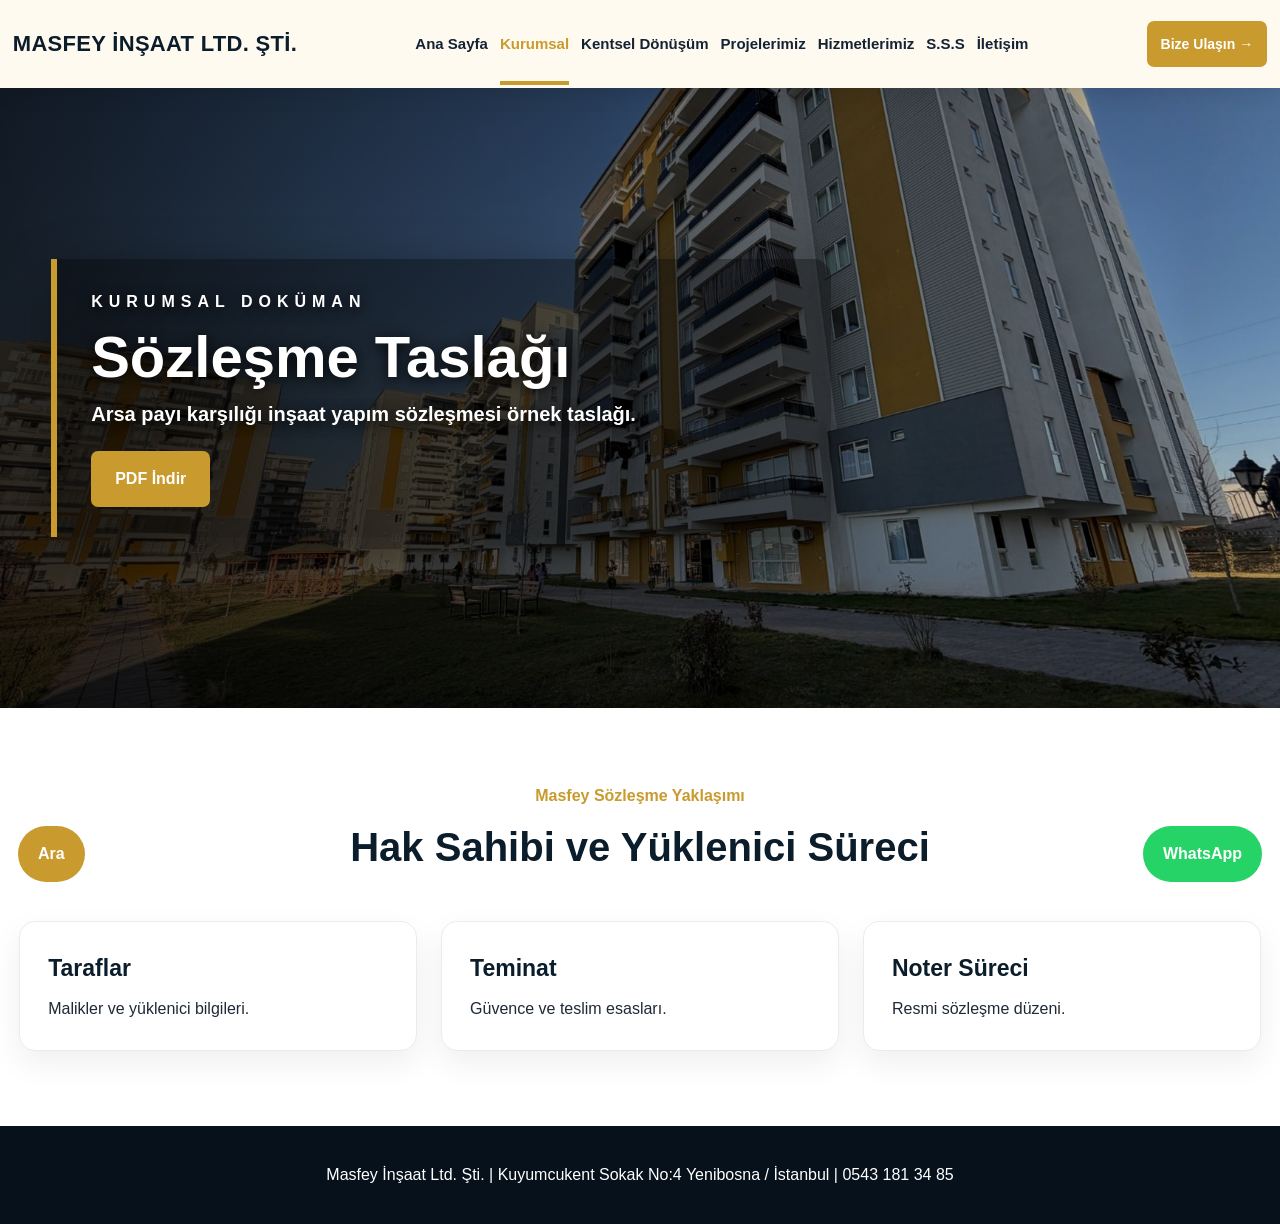
<file: sozlesme-taslagi.html>
<!doctype html><html lang='tr'><head><meta charset='utf-8'><meta name='viewport' content='width=device-width,initial-scale=1'><title>Sözleşme Taslağı</title><link rel='stylesheet' href='style.css'></head><body><header class='header'><div class='container nav'><div class='header-left'><a class='brand' href='index.html'><img src='logo.png' alt='Masfey İnşaat'></a><div class='company-title-menu'>MASFEY İNŞAAT LTD. ŞTİ.</div></div><nav class='menu'><a class='' href='index.html'>Ana Sayfa</a><a class='active' href='kurumsal.html'>Kurumsal</a><a class='' href='kentsel-donusum.html'>Kentsel Dönüşüm</a><a class='' href='projeler.html'>Projelerimiz</a><a class='' href='hizmetler.html'>Hizmetlerimiz</a><a class='' href='sss.html'>S.S.S</a><a class='' href='iletisim.html'>İletişim</a></nav><a class='topbtn' href='iletisim.html'>Bize Ulaşın →</a></div></header>
<section class='hero' style="background-image:url('tamamlanan-site-1.jpg')"><div class='container'><div class='kicker'>Kurumsal Doküman</div><h2>Sözleşme Taslağı</h2><p>Arsa payı karşılığı inşaat yapım sözleşmesi örnek taslağı.</p><a class='btn' href='sozlesme-taslagi.pdf'>PDF İndir</a></div></section>
<section class='section'><div class='container'><div class='title'><span>Masfey Sözleşme Yaklaşımı</span><h2>Hak Sahibi ve Yüklenici Süreci</h2></div><div class='grid g3'><div class='card'><h3>Taraflar</h3><p>Malikler ve yüklenici bilgileri.</p></div><div class='card'><h3>Teminat</h3><p>Güvence ve teslim esasları.</p></div><div class='card'><h3>Noter Süreci</h3><p>Resmi sözleşme düzeni.</p></div></div></div></section>
<footer class='footer'>Masfey İnşaat Ltd. Şti. | Kuyumcukent Sokak No:4 Yenibosna / İstanbul | 0543 181 34 85</footer><a class='float-call' href='tel:+905431813485'>Ara</a><a class='float-wa' href='https://wa.me/905431813485'>WhatsApp</a><script src='script.js'></script></body></html>
</file>
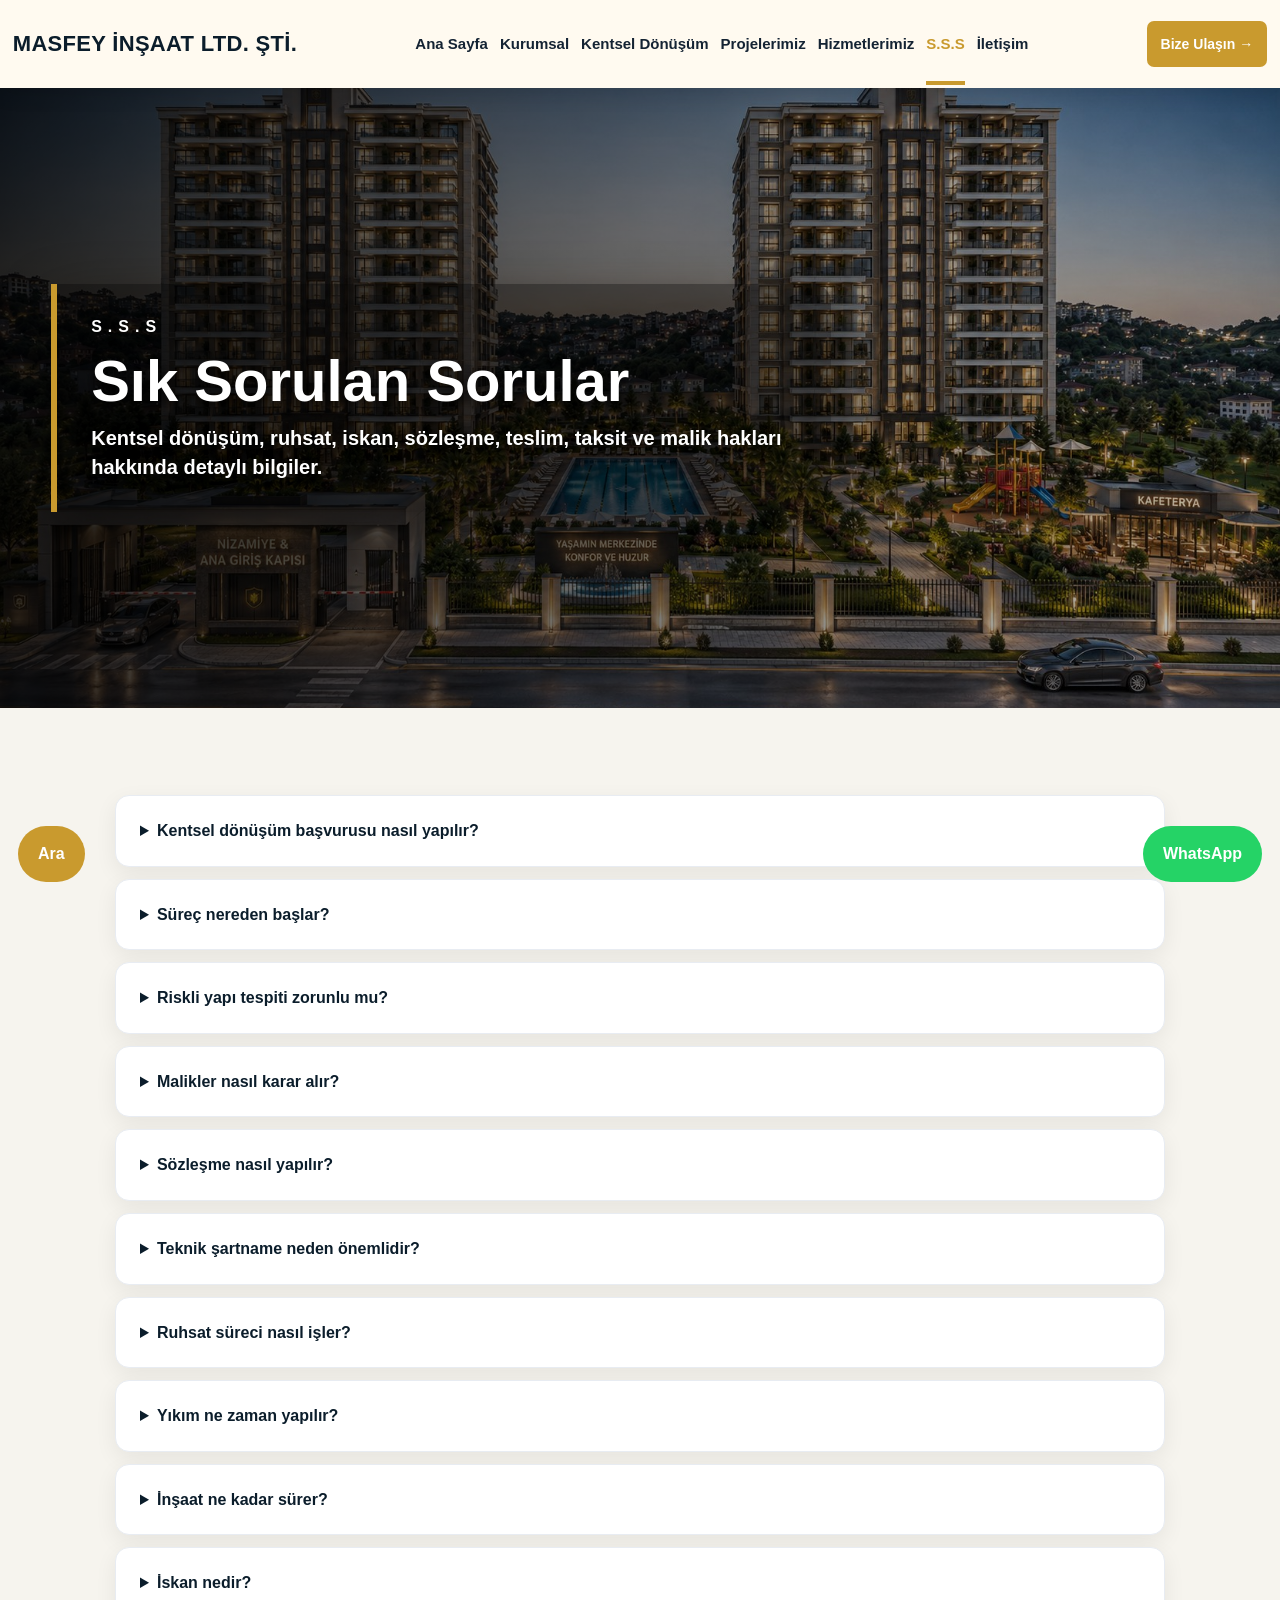
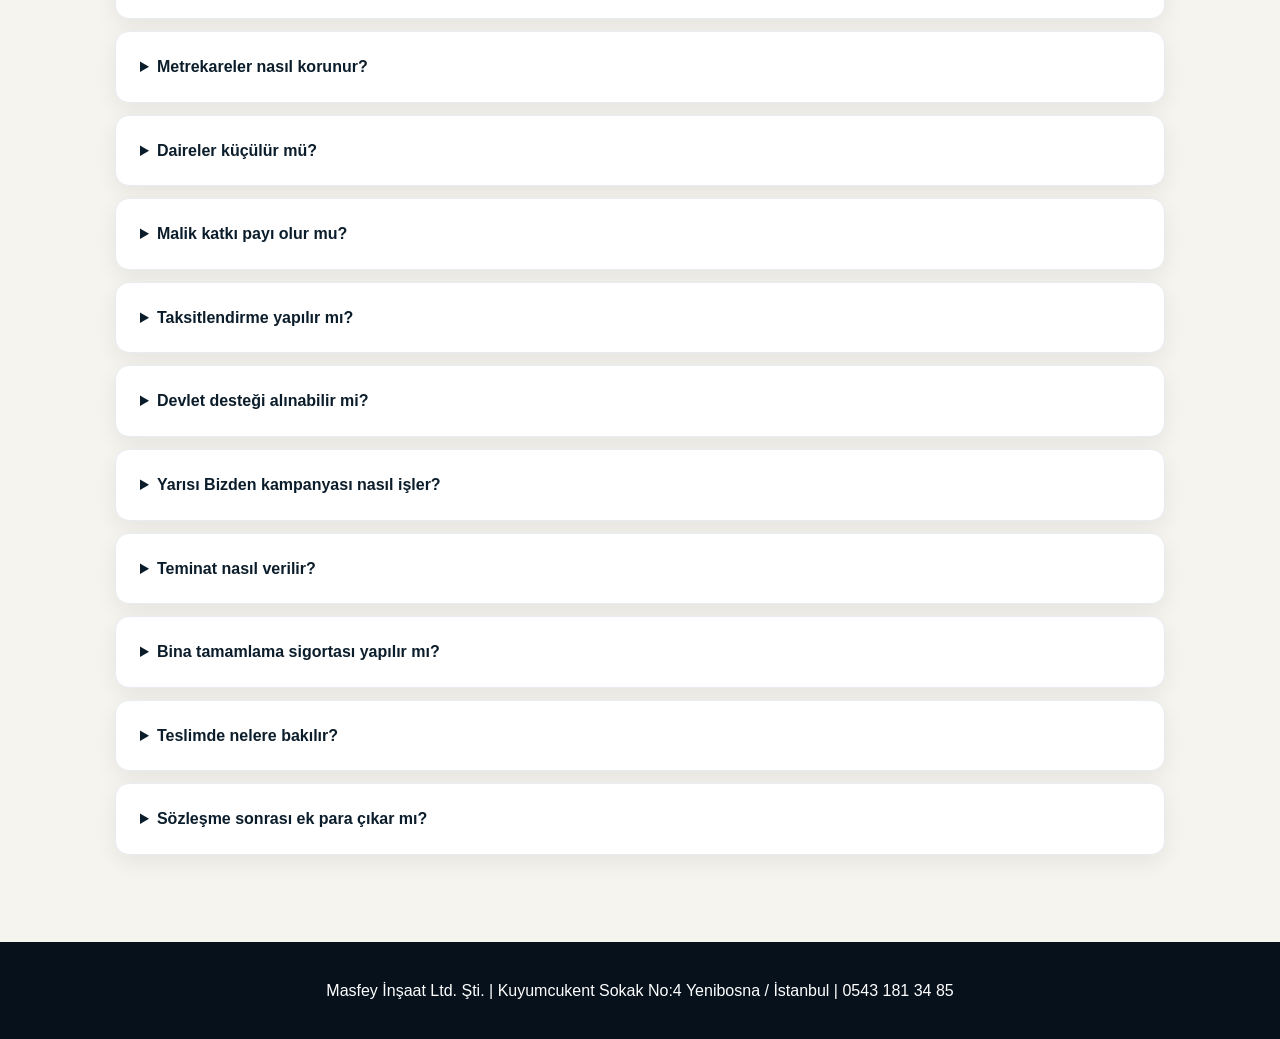
<file: sss.html>
<!doctype html><html lang='tr'><head><meta charset='utf-8'><meta name='viewport' content='width=device-width,initial-scale=1'><title>S.S.S</title><link rel='stylesheet' href='style.css'></head><body>
<header class='header'><div class='container nav'><div class='header-left'><a class='brand' href='index.html'><img src='logo.png' alt='Masfey İnşaat'></a><div class='company-title-menu'>MASFEY İNŞAAT LTD. ŞTİ.</div></div><nav class='menu'><a class='' href='index.html'>Ana Sayfa</a><a class='' href='kurumsal.html'>Kurumsal</a><a class='' href='kentsel-donusum.html'>Kentsel Dönüşüm</a><a class='' href='projeler.html'>Projelerimiz</a><a class='' href='hizmetler.html'>Hizmetlerimiz</a><a class='active' href='sss.html'>S.S.S</a><a class='' href='iletisim.html'>İletişim</a></nav><a class='topbtn' href='iletisim.html'>Bize Ulaşın →</a></div></header>
<section class='hero' style="background-image:url('site-ikiz.jpg')"><div class='container'><div class='kicker'>S.S.S</div><h2>Sık Sorulan Sorular</h2><p>Kentsel dönüşüm, ruhsat, iskan, sözleşme, teslim, taksit ve malik hakları hakkında detaylı bilgiler.</p></div></section>
<section class='section gray'><div class='container'><div class='faq-grid'><details><summary>Kentsel dönüşüm başvurusu nasıl yapılır?</summary><p>Ön başvuru için bina adresi, ada/parsel bilgisi, malik sayısı ve mevcut daire/dükkan bilgileri alınır. Ardından yerinde keşif ve imar analizi yapılır.</p></details><details><summary>Süreç nereden başlar?</summary><p>İlk aşama mevcut binanın ve arsanın incelenmesidir. İmar durumu, emsal, çekme mesafeleri, otopark ihtiyacı ve mevcut bağımsız bölümler değerlendirilir.</p></details><details><summary>Riskli yapı tespiti zorunlu mu?</summary><p>Kentsel dönüşüm sürecinin resmi ilerleyişinde riskli yapı tespiti ve ilgili idari süreçler proje özelinde değerlendirilir.</p></details><details><summary>Malikler nasıl karar alır?</summary><p>Hak sahipleri proje modeli, paylaşım, metrekare, teslim süresi ve sözleşme hükümlerini değerlendirir. Karar süreci mevzuata uygun şekilde yürütülür.</p></details><details><summary>Sözleşme nasıl yapılır?</summary><p>Sözleşme noter huzurunda, mümkünse avukat ve teknik danışman kontrolüyle yapılır. Paylaşım, metrekare, teslim, teminat ve teknik şartname net yazılır.</p></details><details><summary>Teknik şartname neden önemlidir?</summary><p>Kullanılacak malzeme, betonarme, yalıtım, elektrik, mekanik, ortak alanlar ve teslim standartlarını belirlediği için maliklerin güvencesidir.</p></details><details><summary>Ruhsat süreci nasıl işler?</summary><p>Mimari, statik, elektrik ve mekanik projeler hazırlanır; belediye ve ilgili kurum onayları tamamlanınca yapı ruhsatı alınır.</p></details><details><summary>Yıkım ne zaman yapılır?</summary><p>Sözleşme, tahliye, abonelik kapatma, yıkım ruhsatı ve güvenlik hazırlıkları tamamlandıktan sonra kontrollü yıkım yapılır.</p></details><details><summary>İnşaat ne kadar sürer?</summary><p>Süre; proje büyüklüğü, ruhsat, zemin, hava şartları, resmi kurum süreçleri ve sözleşme hükümlerine göre belirlenir.</p></details><details><summary>İskan nedir?</summary><p>İskan, yapının projeye ve mevzuata uygun tamamlandığını gösteren yapı kullanma izin belgesidir. Teslim sürecinin önemli aşamasıdır.</p></details><details><summary>Metrekareler nasıl korunur?</summary><p>Net/brüt alanlar, bağımsız bölüm listesi ve paylaşım planı sözleşme eki olarak açık şekilde yazılmalıdır.</p></details><details><summary>Daireler küçülür mü?</summary><p>Bu, arsanın imar hakkı, mevcut yapı, otopark, çekme mesafesi ve proje çözümüne bağlıdır. Hesap proje özelinde yapılır.</p></details><details><summary>Malik katkı payı olur mu?</summary><p>Bazı projelerde katkı payı gerekebilir. Varsa tutar, ödeme zamanı ve taksit planı sözleşmede açık yazılır.</p></details><details><summary>Taksitlendirme yapılır mı?</summary><p>Proje özelinde malik katkı payı eşit taksit, vadeli ödeme veya aşamalı ödeme şeklinde düzenlenebilir.</p></details><details><summary>Devlet desteği alınabilir mi?</summary><p>Güncel mevzuata göre kira yardımı, kredi, hibe veya kampanya destekleri ayrıca kontrol edilir.</p></details><details><summary>Yarısı Bizden kampanyası nasıl işler?</summary><p>Başvuru, hak sahipliği ve proje uygunluğu resmi şartlara göre değerlendirilir. Kampanya koşulları değişebileceği için güncel bilgi esas alınır.</p></details><details><summary>Teminat nasıl verilir?</summary><p>Teminat modeli proje özelinde belirlenir. Teminat mektubu, ipotek, sigorta veya farklı güvence yöntemleri değerlendirilebilir.</p></details><details><summary>Bina tamamlama sigortası yapılır mı?</summary><p>Uygun projelerde bina tamamlama sigortası veya benzeri güvence modelleri değerlendirilebilir.</p></details><details><summary>Teslimde nelere bakılır?</summary><p>Daire içi imalatlar, ortak alanlar, tesisatlar, asansör, otopark, cephe, yalıtım ve eksik işler kontrol edilir.</p></details><details><summary>Sözleşme sonrası ek para çıkar mı?</summary><p>Ek taleplerin önüne geçmek için katkı payı, ödeme planı, teknik şartname ve teslim kapsamı sözleşmede net yazılmalıdır.</p></details></div></div></section>
<footer class='footer'>Masfey İnşaat Ltd. Şti. | Kuyumcukent Sokak No:4 Yenibosna / İstanbul | 0543 181 34 85</footer><a class='float-call' href='tel:+905431813485'>Ara</a><a class='float-wa' href='https://wa.me/905431813485'>WhatsApp</a><script src='script.js'></script></body></html>
</file>
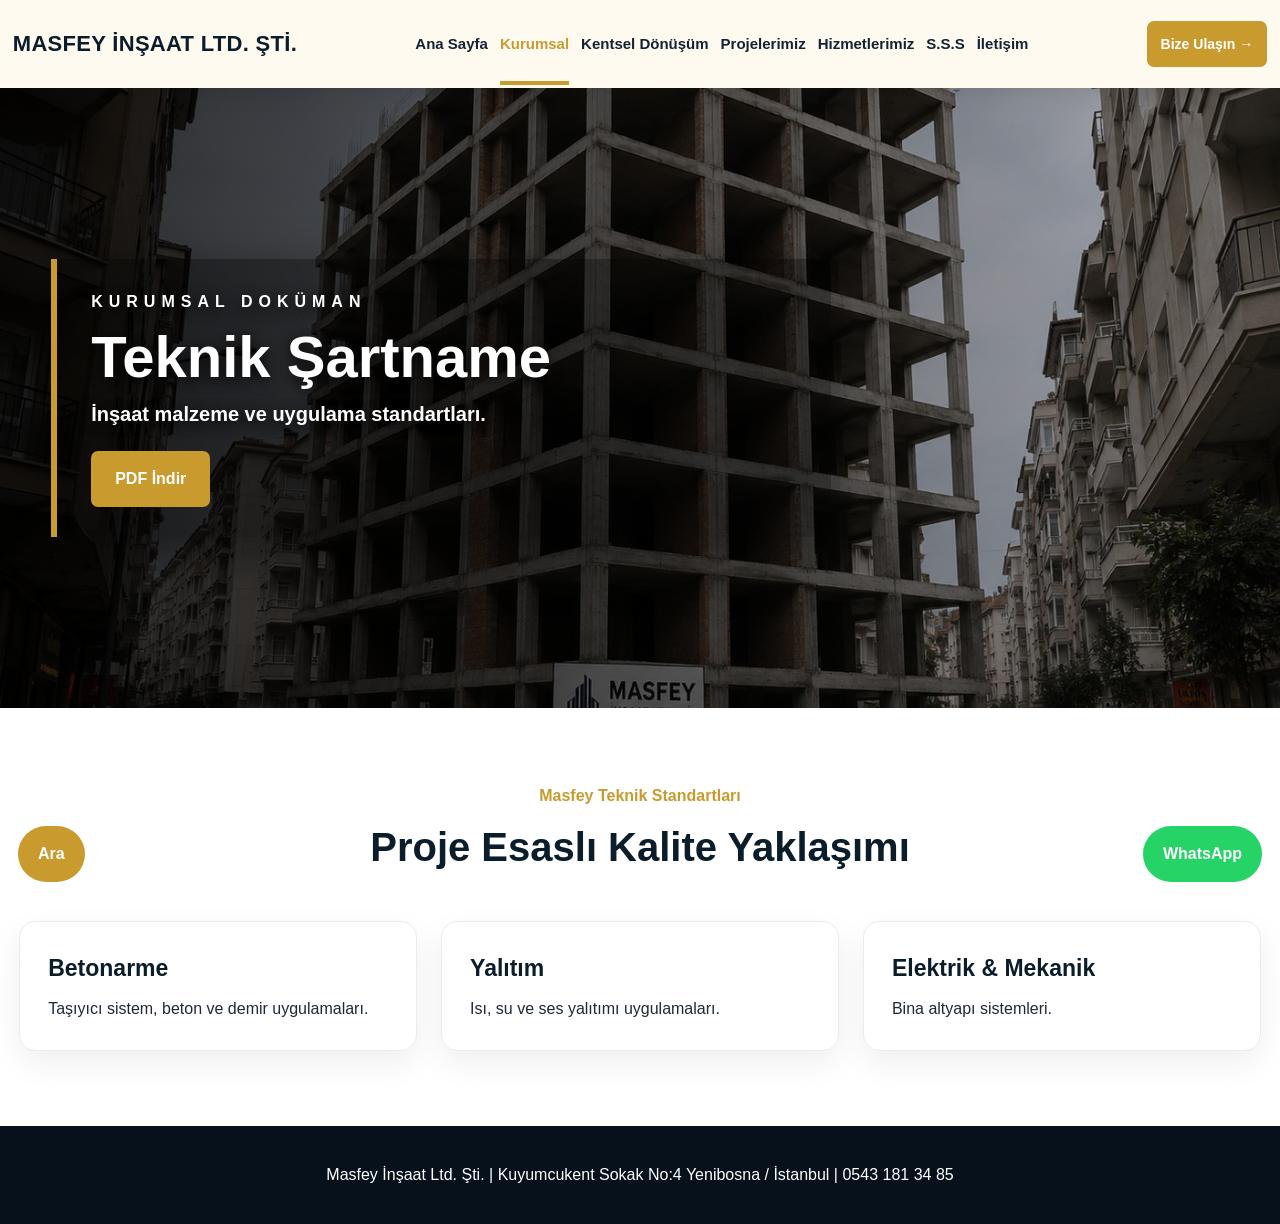
<file: teknik-sartname.html>
<!doctype html><html lang='tr'><head><meta charset='utf-8'><meta name='viewport' content='width=device-width,initial-scale=1'><title>Teknik Şartname</title><link rel='stylesheet' href='style.css'></head><body><header class='header'><div class='container nav'><div class='header-left'><a class='brand' href='index.html'><img src='logo.png' alt='Masfey İnşaat'></a><div class='company-title-menu'>MASFEY İNŞAAT LTD. ŞTİ.</div></div><nav class='menu'><a class='' href='index.html'>Ana Sayfa</a><a class='active' href='kurumsal.html'>Kurumsal</a><a class='' href='kentsel-donusum.html'>Kentsel Dönüşüm</a><a class='' href='projeler.html'>Projelerimiz</a><a class='' href='hizmetler.html'>Hizmetlerimiz</a><a class='' href='sss.html'>S.S.S</a><a class='' href='iletisim.html'>İletişim</a></nav><a class='topbtn' href='iletisim.html'>Bize Ulaşın →</a></div></header>
<section class='hero' style="background-image:url('kaba-yuksek.jpg')"><div class='container'><div class='kicker'>Kurumsal Doküman</div><h2>Teknik Şartname</h2><p>İnşaat malzeme ve uygulama standartları.</p><a class='btn' href='teknik-sartname.pdf'>PDF İndir</a></div></section>
<section class='section'><div class='container'><div class='title'><span>Masfey Teknik Standartları</span><h2>Proje Esaslı Kalite Yaklaşımı</h2></div><div class='grid g3'><div class='card'><h3>Betonarme</h3><p>Taşıyıcı sistem, beton ve demir uygulamaları.</p></div><div class='card'><h3>Yalıtım</h3><p>Isı, su ve ses yalıtımı uygulamaları.</p></div><div class='card'><h3>Elektrik & Mekanik</h3><p>Bina altyapı sistemleri.</p></div></div></div></section>
<footer class='footer'>Masfey İnşaat Ltd. Şti. | Kuyumcukent Sokak No:4 Yenibosna / İstanbul | 0543 181 34 85</footer><a class='float-call' href='tel:+905431813485'>Ara</a><a class='float-wa' href='https://wa.me/905431813485'>WhatsApp</a><script src='script.js'></script></body></html>
</file>
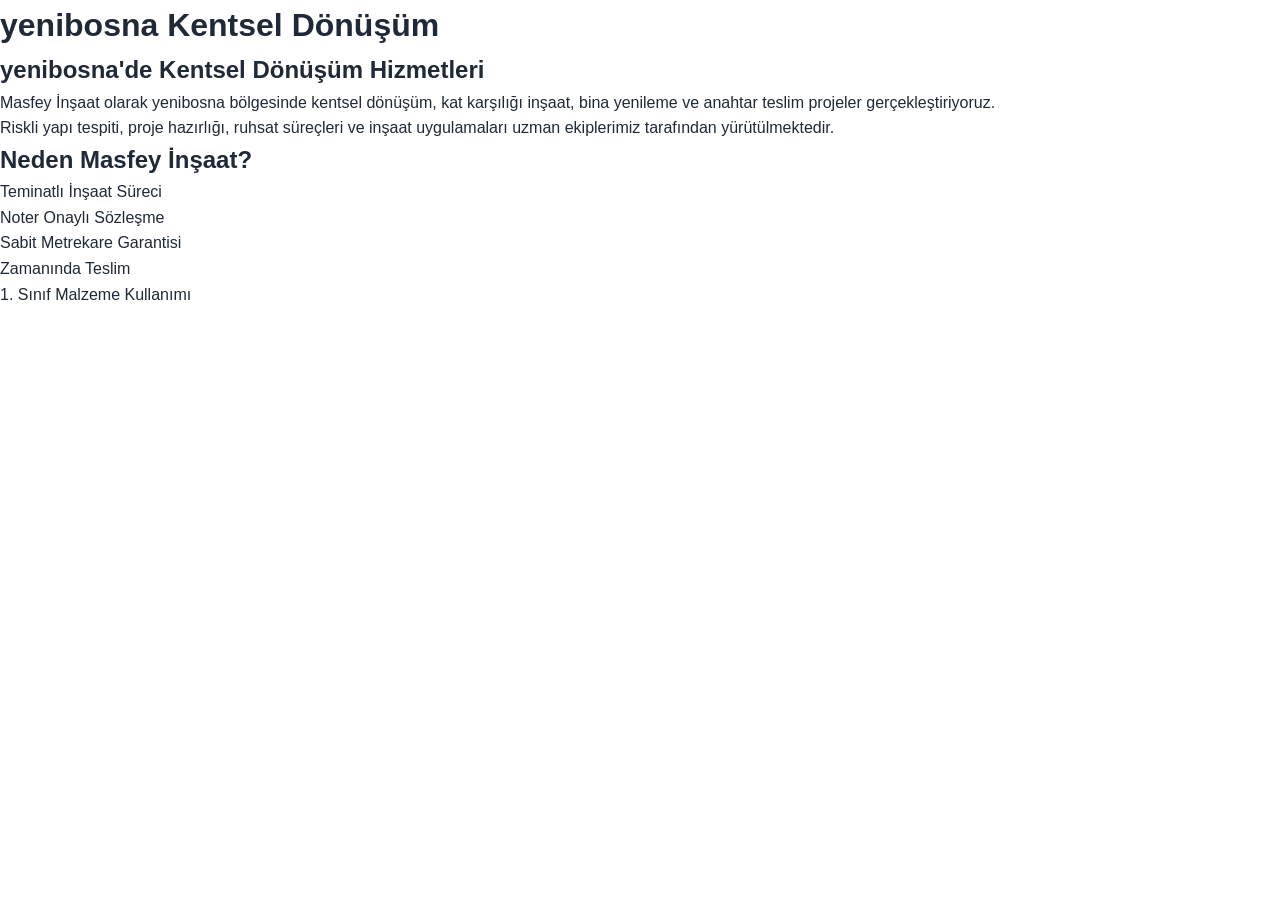
<file: yenibosna-kentsel-donusum.html>
<!DOCTYPE html>
<html lang="tr">
<head>
<meta charset="UTF-8">
<meta name="viewport" content="width=device-width, initial-scale=1.0">

<title>yenibosna Kentsel Dönüşüm | Masfey İnşaat</title>

<meta name="description" content="Bahçelievler kentsel dönüşüm, bina yenileme, kat karşılığı inşaat ve müteahhitlik hizmetleri. Masfey İnşaat Ltd. Şti.">

<link rel="stylesheet" href="style.css">
</head>

<body>

<header>
<h1>yenibosna Kentsel Dönüşüm</h1>
</header>

<section>
<h2>yenibosna'de Kentsel Dönüşüm Hizmetleri</h2>

<p>
Masfey İnşaat olarak yenibosna bölgesinde
kentsel dönüşüm, kat karşılığı inşaat,
bina yenileme ve anahtar teslim projeler
gerçekleştiriyoruz.
</p>

<p>
Riskli yapı tespiti, proje hazırlığı,
ruhsat süreçleri ve inşaat uygulamaları
uzman ekiplerimiz tarafından yürütülmektedir.
</p>

<h2>Neden Masfey İnşaat?</h2>

<ul>
<li>Teminatlı İnşaat Süreci</li>
<li>Noter Onaylı Sözleşme</li>
<li>Sabit Metrekare Garantisi</li>
<li>Zamanında Teslim</li>
<li>1. Sınıf Malzeme Kullanımı</li>
</ul>

</section>

</body>
</html>
</file>
<file: style.css>
:root{--dark:#0b1d2b;--gold:#c99a2e;--soft:#f6f4ee;--muted:#667085}
*{box-sizing:border-box;margin:0;padding:0}body{font-family:Arial,Helvetica,sans-serif;color:#1f2937;line-height:1.6;background:#fff}a{text-decoration:none;color:inherit}img{max-width:100%;display:block}.container{width:min(1380px,97%);margin:auto}
.header{background:#fff;position:sticky;top:0;z-index:50;box-shadow:0 5px 22px #0001}.nav{min-height:124px;display:flex;align-items:center;justify-content:space-between;gap:12px}.brand img{width:245px;height:125px;object-fit:contain;flex-shrink:0}.menu{display:flex;align-items:center;gap:15px;font-weight:900;color:#1d2a36;white-space:nowrap;flex-wrap:nowrap}.menu a{padding:45px 0;border-bottom:4px solid transparent;font-size:17px;white-space:nowrap}.menu a:hover,.menu .active{color:var(--gold);border-color:var(--gold)}.topbtn{background:var(--gold);color:#fff;padding:15px 17px;border-radius:7px;font-weight:900;white-space:nowrap;font-size:16px}
.hero{min-height:635px;background:center/cover no-repeat;position:relative;color:white;display:flex;align-items:center}.hero:before{content:"";position:absolute;inset:0;background:linear-gradient(90deg,#000b,#0007,#0001)}.hero .container{width:min(1380px,97%);margin:auto}.kicker{font-weight:900;letter-spacing:8px;text-transform:uppercase}.hero h1,.hero h2{font-size:66px;line-height:1.05;margin:14px 0}.hero p{font-size:21px;max-width:820px}.btn{display:inline-block;background:var(--gold);color:#fff;padding:15px 24px;border-radius:7px;font-weight:900;margin-top:22px}.btn.dark{background:var(--dark)}
.section{padding:75px 0}.gray{background:var(--soft)}.title{text-align:center;margin-bottom:42px}.title span{color:var(--gold);font-weight:900}.title h2{color:var(--dark);font-size:40px;margin-top:6px}.title p{color:var(--muted);max-width:820px;margin:8px auto}.grid{display:grid;gap:24px}.g2{grid-template-columns:repeat(2,1fr)}.g3{grid-template-columns:repeat(3,1fr)}.card{background:white;border:1px solid #e8ecf2;border-radius:16px;padding:28px;box-shadow:0 12px 32px #0001}.card h3{font-size:23px;color:var(--dark);margin-bottom:10px}.split{display:grid;grid-template-columns:1fr 1fr;gap:42px;align-items:center}.photo{border-radius:18px;overflow:hidden;box-shadow:0 16px 42px #0003}.check{border-left:5px solid var(--gold);background:#fff;padding:14px 18px;margin:10px 0;border-radius:10px;font-weight:800}
.doc-card{display:flex;gap:22px;align-items:center;background:white;border:1px solid #e5e7eb;border-radius:18px;padding:26px;box-shadow:0 12px 32px #0001}.doc-icon{width:76px;height:76px;background:var(--dark);color:white;border-radius:16px;display:flex;align-items:center;justify-content:center;font-size:30px;font-weight:900}.doc-card h3{font-size:24px;color:var(--dark)}.doc-card p{color:var(--muted)}
.project-grid{display:grid;grid-template-columns:repeat(3,1fr);gap:24px}.project{background:white;border-radius:18px;overflow:hidden;box-shadow:0 12px 32px #0002}.project img{height:300px;width:100%;object-fit:cover}.project div{padding:21px}.timeline{max-width:940px;margin:auto;display:grid;gap:16px}.step{display:grid;grid-template-columns:66px 1fr;gap:16px;background:#fff;padding:18px;border-radius:15px;box-shadow:0 8px 24px #0001}.num{background:var(--gold);color:#fff;border-radius:50%;width:52px;height:52px;display:flex;align-items:center;justify-content:center;font-weight:900}
details{background:white;border:1px solid #e8ecf2;border-radius:14px;padding:18px;box-shadow:0 7px 22px #0001;margin:12px 0}summary{font-weight:900;color:var(--dark)}.formgrid{display:grid;grid-template-columns:1fr 1fr;gap:14px}input,select,textarea{padding:14px;border:1px solid #ddd;border-radius:9px;font-size:15px;width:100%}textarea{grid-column:span 2;min-height:120px}.contactbox{background:var(--dark);color:white;border-radius:18px;padding:30px}.map{width:100%;height:380px;border:0;border-radius:18px}.footer{background:#06111c;color:white;padding:36px 0;text-align:center}.float-wa{position:fixed;right:18px;bottom:18px;background:#25d366;color:#fff;padding:15px 20px;border-radius:50px;font-weight:900}.float-call{position:fixed;left:18px;bottom:18px;background:var(--gold);color:#fff;padding:15px 20px;border-radius:50px;font-weight:900}
@media(max-width:980px){.nav{min-height:124px;display:flex;align-items:center;justify-content:space-between;gap:12px}.brand img{width:245px;height:125px;object-fit:contain;flex-shrink:0}.menu{display:flex;align-items:center;gap:15px;font-weight:900;color:#1d2a36;white-space:nowrap;flex-wrap:nowrap}.menu a{padding:45px 0;border-bottom:4px solid transparent;font-size:17px;white-space:nowrap}.topbtn{background:var(--gold);color:#fff;padding:15px 17px;border-radius:7px;font-weight:900;white-space:nowrap;font-size:16px}.hero{text-align:center;min-height:540px}.hero h1,.hero h2{font-size:38px}.g2,.g3,.split,.project-grid{display:grid;grid-template-columns:repeat(3,1fr);gap:24px}.formgrid{grid-template-columns:1fr}textarea{grid-column:span 1}.doc-card{display:block;text-align:center}.doc-icon{margin:0 auto 14px}}


.brand{display:flex;align-items:center;justify-content:flex-start;gap:0;min-width:190px;flex-shrink:0;margin-top:-10px}
.brand-title{display:none!important}
.brand-title strong{display:none!important}
.brand-title small{display:none!important}
.group-power{background:linear-gradient(135deg,#0b1d2b,#142f45);color:white;border-radius:22px;padding:34px;box-shadow:0 18px 50px #0003}
.group-power h3{font-size:32px;margin-bottom:10px;color:white}
.group-power .companies{font-size:22px;color:var(--gold);font-weight:900;margin:15px 0}
.info-list{display:grid;gap:14px;margin-top:22px}
.info-list div{background:#fff;border-left:5px solid var(--gold);border-radius:12px;padding:16px 18px;box-shadow:0 8px 25px #0001}
.process-grid{display:grid;grid-template-columns:repeat(2,1fr);gap:22px}
.process-card{background:white;border-radius:18px;padding:26px;border:1px solid #e8ecf2;box-shadow:0 10px 30px #0001}
.process-card h3{color:var(--dark);font-size:22px;margin-bottom:10px}
.faq-grid{max-width:1050px;margin:auto}
.faq-grid details{padding:22px 24px}
@media(max-width:980px){
.brand{display:flex;align-items:center;justify-content:flex-start;gap:0;min-width:190px;flex-shrink:0;margin-top:-10px}
.brand-title strong{display:none!important}
.brand-title small{display:none!important}
.process-grid{grid-template-columns:1fr}
}


.brand-title strong::after{content:" LTD. ŞTİ.";font-size:22px;font-weight:800}
.brand-title small{display:none!important}
.service-process-image{margin-top:34px;border-radius:18px;overflow:hidden;box-shadow:0 18px 44px #0002}
.service-process-image img{width:100%;height:auto;display:block}
@media(max-width:1100px){
  .nav{min-height:124px;display:flex;align-items:center;justify-content:space-between;gap:12px}
  .brand{display:flex;align-items:center;justify-content:flex-start;gap:0;min-width:190px;flex-shrink:0;margin-top:-10px}
  .brand img{width:245px;height:125px;object-fit:contain;flex-shrink:0}
  .menu{display:flex;align-items:center;gap:15px;font-weight:900;color:#1d2a36;white-space:nowrap;flex-wrap:nowrap}
  .menu a{padding:45px 0;border-bottom:4px solid transparent;font-size:17px;white-space:nowrap}
}


.brand-title{display:none!important}
.brand-title strong::after{content:""!important}
@media(max-width:1100px){
  .nav{min-height:124px;display:flex;align-items:center;justify-content:space-between;gap:12px}
  .brand{display:flex;align-items:center;justify-content:flex-start;gap:0;min-width:190px;flex-shrink:0;margin-top:-10px}
  .brand img{width:245px;height:125px;object-fit:contain;flex-shrink:0}
  .menu{display:flex;align-items:center;gap:15px;font-weight:900;color:#1d2a36;white-space:nowrap;flex-wrap:nowrap}
  .menu a{padding:45px 0;border-bottom:4px solid transparent;font-size:17px;white-space:nowrap}
}


.project-category{margin:55px 0 22px;border-left:6px solid var(--gold);padding-left:18px}
.project-category h2{font-size:34px;color:var(--dark)}
.project-category p{color:var(--muted);max-width:820px}
@media(max-width:1200px){
  .nav{min-height:124px;display:flex;align-items:center;justify-content:space-between;gap:12px}
  .brand{display:flex;align-items:center;justify-content:flex-start;gap:0;min-width:190px;flex-shrink:0;margin-top:-10px}
  .brand img{width:245px;height:125px;object-fit:contain;flex-shrink:0}
  .menu{display:flex;align-items:center;gap:15px;font-weight:900;color:#1d2a36;white-space:nowrap;flex-wrap:nowrap}
  .menu a{padding:45px 0;border-bottom:4px solid transparent;font-size:17px;white-space:nowrap}
  .topbtn{background:var(--gold);color:#fff;padding:15px 17px;border-radius:7px;font-weight:900;white-space:nowrap;font-size:16px}
}


.company-title-menu{font-size:24px;font-weight:900;color:var(--dark);white-space:nowrap;letter-spacing:.3px;margin-right:4px}
.header-left{display:flex;align-items:center;gap:10px;flex-shrink:0}
.project-category{
  margin:55px 0 22px;
  border-left:6px solid var(--gold);
  padding-left:18px;
}
.project-category h2{
  font-size:34px;
  color:var(--dark);
}
.project-category p{
  color:var(--muted);
  max-width:820px;
}
@media(max-width:1250px){
  .nav{min-height:124px;display:flex;align-items:center;justify-content:space-between;gap:12px}
  .header-left{display:flex;align-items:center;gap:10px;flex-shrink:0}
  .brand{display:flex;align-items:center;justify-content:flex-start;gap:0;min-width:190px;flex-shrink:0;margin-top:-10px}
  .brand img{width:245px;height:125px;object-fit:contain;flex-shrink:0}
  .company-title-menu{font-size:24px;font-weight:900;color:var(--dark);white-space:nowrap;letter-spacing:.3px;margin-right:4px}
  .menu{display:flex;align-items:center;gap:15px;font-weight:900;color:#1d2a36;white-space:nowrap;flex-wrap:nowrap}
  .menu a{padding:45px 0;border-bottom:4px solid transparent;font-size:17px;white-space:nowrap}
  .topbtn{background:var(--gold);color:#fff;padding:15px 17px;border-radius:7px;font-weight:900;white-space:nowrap;font-size:16px}
}

.hizmetler-tek-gorsel{background:#f6f4ee;padding:70px 0}
.hizmetler-tek-gorsel .single-img{border-radius:18px;overflow:hidden;box-shadow:0 18px 45px #0002;background:white}
.hizmetler-tek-gorsel img{width:100%;height:auto;display:block}
@media(max-width:1250px){
  .nav{display:block;text-align:center;padding:10px 0}
  .header-left{justify-content:center}
  .brand{justify-content:center;min-width:auto;margin-top:0}
  .brand img{width:245px;height:auto;margin:auto}
  .company-title-menu{font-size:22px;margin:4px 0 8px 0}
  .menu{justify-content:center;flex-wrap:wrap;gap:13px}
  .menu a{padding:6px 0;font-size:17px}
  .topbtn{display:inline-block;margin-top:8px}
}



/* === MASFEY SADE SON DÜZELTME: SADECE MENÜ + OKUNAKLI GÖRSEL YAZILARI === */

.header{
  background:#fffaf0!important;
  position:sticky!important;
  top:0!important;
  z-index:9999!important;
  box-shadow:0 5px 20px rgba(0,0,0,.10)!important;
}

.nav{
  width:min(1420px,98%)!important;
  margin:auto!important;
  min-height:104px!important;
  display:flex!important;
  align-items:center!important;
  justify-content:flex-start!important;
  gap:14px!important;
  padding:0!important;
}

.header-left{
  display:flex!important;
  align-items:center!important;
  gap:12px!important;
  flex:0 0 auto!important;
}

.brand{
  display:flex!important;
  align-items:center!important;
  margin:0!important;
  padding:0!important;
  min-width:auto!important;
}

.brand img{
  width:132px!important;
  height:94px!important;
  object-fit:contain!important;
  display:block!important;
}

.brand-title,
.brand-title strong,
.brand-title small{
  display:none!important;
}

.company-title-menu{
  display:block!important;
  font-size:25px!important;
  font-weight:900!important;
  color:#0b1d2b!important;
  white-space:nowrap!important;
  letter-spacing:.2px!important;
  margin-right:8px!important;
}

.menu{
  display:flex!important;
  align-items:center!important;
  justify-content:flex-start!important;
  gap:15px!important;
  flex-wrap:nowrap!important;
  white-space:nowrap!important;
  margin:0!important;
  padding:0!important;
  flex:1 1 auto!important;
  min-width:0!important;
}

.menu a{
  display:inline-block!important;
  padding:40px 0 36px 0!important;
  border-bottom:4px solid transparent!important;
  font-size:16.5px!important;
  line-height:1!important;
  font-weight:900!important;
  color:#142333!important;
  white-space:nowrap!important;
}

.menu a:hover,
.menu a.active{
  color:var(--gold)!important;
  border-color:var(--gold)!important;
}

.topbtn{
  display:inline-flex!important;
  align-items:center!important;
  justify-content:center!important;
  background:var(--gold)!important;
  color:#fff!important;
  padding:14px 15px!important;
  border-radius:7px!important;
  font-weight:900!important;
  font-size:15.5px!important;
  white-space:nowrap!important;
  margin-left:8px!important;
  flex:0 0 auto!important;
}

/* Görsel üstü yazılar: tüm sayfalarda okunur */
.hero{
  position:relative!important;
  min-height:620px!important;
  display:flex!important;
  align-items:center!important;
  background-size:cover!important;
  background-position:center!important;
  overflow:hidden!important;
}

.hero:before{
  content:""!important;
  position:absolute!important;
  inset:0!important;
  background:linear-gradient(90deg,rgba(0,0,0,.82) 0%,rgba(0,0,0,.60) 38%,rgba(0,0,0,.22) 100%)!important;
  z-index:0!important;
}

.hero .container{
  position:relative!important;
  z-index:2!important;
  width:min(780px,92%)!important;
  margin-left:max(4%,calc((100vw - 1320px)/2))!important;
  margin-right:auto!important;
  padding:30px 34px!important;
  background:rgba(0,0,0,.48)!important;
  border-left:6px solid var(--gold)!important;
  border-radius:0 18px 18px 0!important;
  box-shadow:0 18px 55px rgba(0,0,0,.45)!important;
}

.hero .container:after{
  display:none!important;
}

.hero .kicker,
.hero h1,
.hero h2,
.hero p{
  color:#fff!important;
  opacity:1!important;
  text-shadow:0 3px 14px rgba(0,0,0,.95)!important;
}

.hero .kicker{
  font-size:16px!important;
  letter-spacing:6px!important;
  font-weight:900!important;
}

.hero h1,
.hero h2{
  font-size:58px!important;
  line-height:1.05!important;
  font-weight:900!important;
  margin:12px 0!important;
}

.hero p{
  font-size:20px!important;
  line-height:1.45!important;
  font-weight:800!important;
}

/* Hizmetler tek görsel alanında panel uygulanmasın */
.hizmetler-tek-gorsel .container{
  width:min(1220px,92%)!important;
  margin:auto!important;
  padding:0!important;
  background:transparent!important;
  border-left:0!important;
  border-radius:0!important;
  box-shadow:none!important;
}

@media(max-width:1180px){
  .nav{
    display:block!important;
    text-align:center!important;
    padding:8px 0!important;
    min-height:auto!important;
  }
  .header-left{
    justify-content:center!important;
  }
  .brand img{
    width:125px!important;
    height:auto!important;
    margin:auto!important;
  }
  .company-title-menu{
    font-size:22px!important;
    margin:4px 0 8px 0!important;
  }
  .menu{
    justify-content:center!important;
    flex-wrap:wrap!important;
    gap:13px!important;
  }
  .menu a{
    padding:6px 0!important;
    font-size:16px!important;
  }
  .topbtn{
    display:inline-flex!important;
    margin:9px auto 0 auto!important;
  }
  .hero{
    min-height:520px!important;
  }
  .hero .container{
    width:92%!important;
    margin:auto!important;
    padding:25px 22px!important;
    border-radius:16px!important;
  }
  .hero h1,
  .hero h2{
    font-size:38px!important;
  }
  .hero p{
    font-size:17px!important;
  }
}


/* === MASFEY HEADER LOGOSUZ + MOBIL MENÜ NET DÜZELTME === */
.header{
  background:#fffaf0!important;
  position:sticky!important;
  top:0!important;
  z-index:9999!important;
  box-shadow:0 5px 20px rgba(0,0,0,.10)!important;
}

.nav{
  width:min(1500px,96%)!important;
  min-height:88px!important;
  margin:auto!important;
  display:flex!important;
  align-items:center!important;
  justify-content:space-between!important;
  gap:18px!important;
  padding:0!important;
}

.header-left{
  display:flex!important;
  align-items:center!important;
  flex:0 0 auto!important;
  min-width:0!important;
}

.company-title-menu{
  display:block!important;
  font-size:26px!important;
  font-weight:900!important;
  color:#0b1d2b!important;
  white-space:nowrap!important;
  letter-spacing:.3px!important;
  margin:0!important;
  line-height:1.1!important;
}

.brand{display:none!important;}
.brand img{display:none!important;}

.menu-toggle{
  display:none!important;
}

.menu{
  display:flex!important;
  align-items:center!important;
  justify-content:center!important;
  gap:18px!important;
  flex:1 1 auto!important;
  min-width:0!important;
  margin:0!important;
  padding:0!important;
  white-space:nowrap!important;
}

.menu a{
  display:inline-flex!important;
  align-items:center!important;
  padding:33px 0 30px!important;
  border-bottom:4px solid transparent!important;
  font-size:16.5px!important;
  line-height:1!important;
  font-weight:900!important;
  color:#142333!important;
  white-space:nowrap!important;
}

.menu a:hover,
.menu a.active,
.menu .active{
  color:var(--gold)!important;
  border-color:var(--gold)!important;
}

.topbtn{
  display:inline-flex!important;
  align-items:center!important;
  justify-content:center!important;
  background:var(--gold)!important;
  color:#fff!important;
  padding:14px 18px!important;
  border-radius:7px!important;
  font-weight:900!important;
  font-size:15.5px!important;
  white-space:nowrap!important;
  flex:0 0 auto!important;
  margin:0!important;
}

.section-logo{
  width:110px!important;
  height:auto!important;
  display:block!important;
  background:#fff!important;
  border-radius:10px!important;
  padding:8px!important;
  margin:0 0 18px 0!important;
}

.hero .container{
  background:rgba(0,0,0,.38)!important;
}

@media(max-width:1280px){
  .nav{width:min(1500px,98%)!important; gap:12px!important;}
  .company-title-menu{font-size:22px!important;}
  .menu{gap:12px!important;}
  .menu a{font-size:15px!important;}
  .topbtn{font-size:14px!important; padding:12px 14px!important;}
}

@media(max-width:900px){
  .nav{
    width:100%!important;
    min-height:86px!important;
    display:flex!important;
    align-items:center!important;
    justify-content:space-between!important;
    padding:0 22px!important;
    position:relative!important;
  }

  .company-title-menu{
    font-size:22px!important;
    white-space:normal!important;
    max-width:260px!important;
  }

  .menu-toggle{
    display:flex!important;
    align-items:center!important;
    justify-content:center!important;
    width:54px!important;
    height:54px!important;
    background:transparent!important;
    border:0!important;
    color:#111!important;
    font-size:44px!important;
    line-height:1!important;
    cursor:pointer!important;
    z-index:10001!important;
  }

  .topbtn{display:none!important;}

  .menu{
    display:none!important;
  }

  body.menu-open .menu{
    display:block!important;
    position:absolute!important;
    top:100%!important;
    left:0!important;
    right:0!important;
    width:100%!important;
    background:#fff!important;
    z-index:10000!important;
    box-shadow:0 14px 28px rgba(0,0,0,.16)!important;
    border-top:1px solid #eee!important;
  }

  body.menu-open .menu a{
    display:block!important;
    width:100%!important;
    padding:22px 28px!important;
    border-bottom:1px solid #eee!important;
    border-left:0!important;
    font-size:26px!important;
    font-weight:400!important;
    line-height:1.25!important;
    color:#111!important;
    text-align:left!important;
  }

  body.menu-open .menu a.active,
  body.menu-open .menu .active{
    color:#111!important;
    border-color:#eee!important;
  }

  body.menu-open .menu-toggle{
    font-size:0!important;
  }

  body.menu-open .menu-toggle:before{
    content:"×";
    font-size:58px!important;
    line-height:1!important;
    font-weight:300!important;
  }

  .hero{
    min-height:640px!important;
    text-align:center!important;
    align-items:center!important;
  }

  .hero .container{
    width:92%!important;
    margin:auto!important;
    padding:28px 20px!important;
    border-radius:18px!important;
    border-left:5px solid var(--gold)!important;
    background:rgba(0,0,0,.52)!important;
  }

  .hero h1,.hero h2{font-size:46px!important;}
  .hero p{font-size:20px!important;}
  .hero .kicker{font-size:17px!important; letter-spacing:8px!important;}

  .g2,.g3,.split,.project-grid,.process-grid{
    grid-template-columns:1fr!important;
  }

  .project img{height:auto!important;}
  .float-call,.float-wa{padding:12px 18px!important; font-size:17px!important; z-index:9999!important;}
}

@media(max-width:520px){
  .nav{min-height:78px!important; padding:0 18px!important;}
  .company-title-menu{font-size:19px!important; max-width:230px!important;}
  .menu-toggle{font-size:40px!important; width:50px!important; height:50px!important;}
  body.menu-open .menu a{font-size:24px!important; padding:21px 26px!important;}
  .hero{min-height:610px!important;}
  .hero h1,.hero h2{font-size:42px!important;}
  .hero p{font-size:18px!important;}
  .hero .kicker{font-size:15px!important; letter-spacing:7px!important;}
}
.hero-video {
  position: relative;
  width: 100%;
  height: 80vh;
  overflow: hidden;
  background: #000;
}

.hero-video video {
  width: 100%;
  height: 100%;
  object-fit: cover;
}

.hero-video::after {
  content: "";
  position: absolute;
  inset: 0;
  background: rgba(0,0,0,0.35);
}

.hero-video-yazi {
  position: absolute;
  z-index: 2;
  top: 50%;
  left: 50%;
  transform: translate(-50%, -50%);
  text-align: center;
  color: #fff;
  width: 90%;
}

.hero-video-yazi h1 {
  font-size: 48px;
  margin-bottom: 10px;
}

.hero-video-yazi p {
  font-size: 24px;
  margin-bottom: 25px;
}

.hero-video-yazi a {
  background: #0b7a3b;
  color: #fff;
  padding: 14px 26px;
  border-radius: 8px;
  text-decoration: none;
  font-weight: bold;
}

@media (max-width: 768px) {
  .hero-video {
    height: 55vh;
  }

  .hero-video-yazi h1 {
    font-size: 30px;
  }

  .hero-video-yazi p {
    font-size: 18px;
  }
}
.application-section{
    background:#f8f8f8;
    padding:70px 0;
}

.application-form{
    max-width:1000px;
    margin:40px auto 0;
}

.form-grid{
    display:grid;
    grid-template-columns:repeat(2,1fr);
    gap:20px;
}

.application-form input,
.application-form textarea{
    width:100%;
    padding:16px;
    border:1px solid #ddd;
    border-radius:10px;
    font-size:16px;
    margin-bottom:20px;
    box-sizing:border-box;
}

.application-form textarea{
    resize:vertical;
}

.application-form button{
    width:100%;
    background:#c89b2b;
    color:#fff;
    border:none;
    padding:18px;
    font-size:18px;
    font-weight:700;
    border-radius:10px;
    cursor:pointer;
    transition:.3s;
}

.application-form button:hover{
    background:#a67f20;
}

@media(max-width:768px){

.form-grid{
grid-template-columns:1fr;
}

}
</file>
